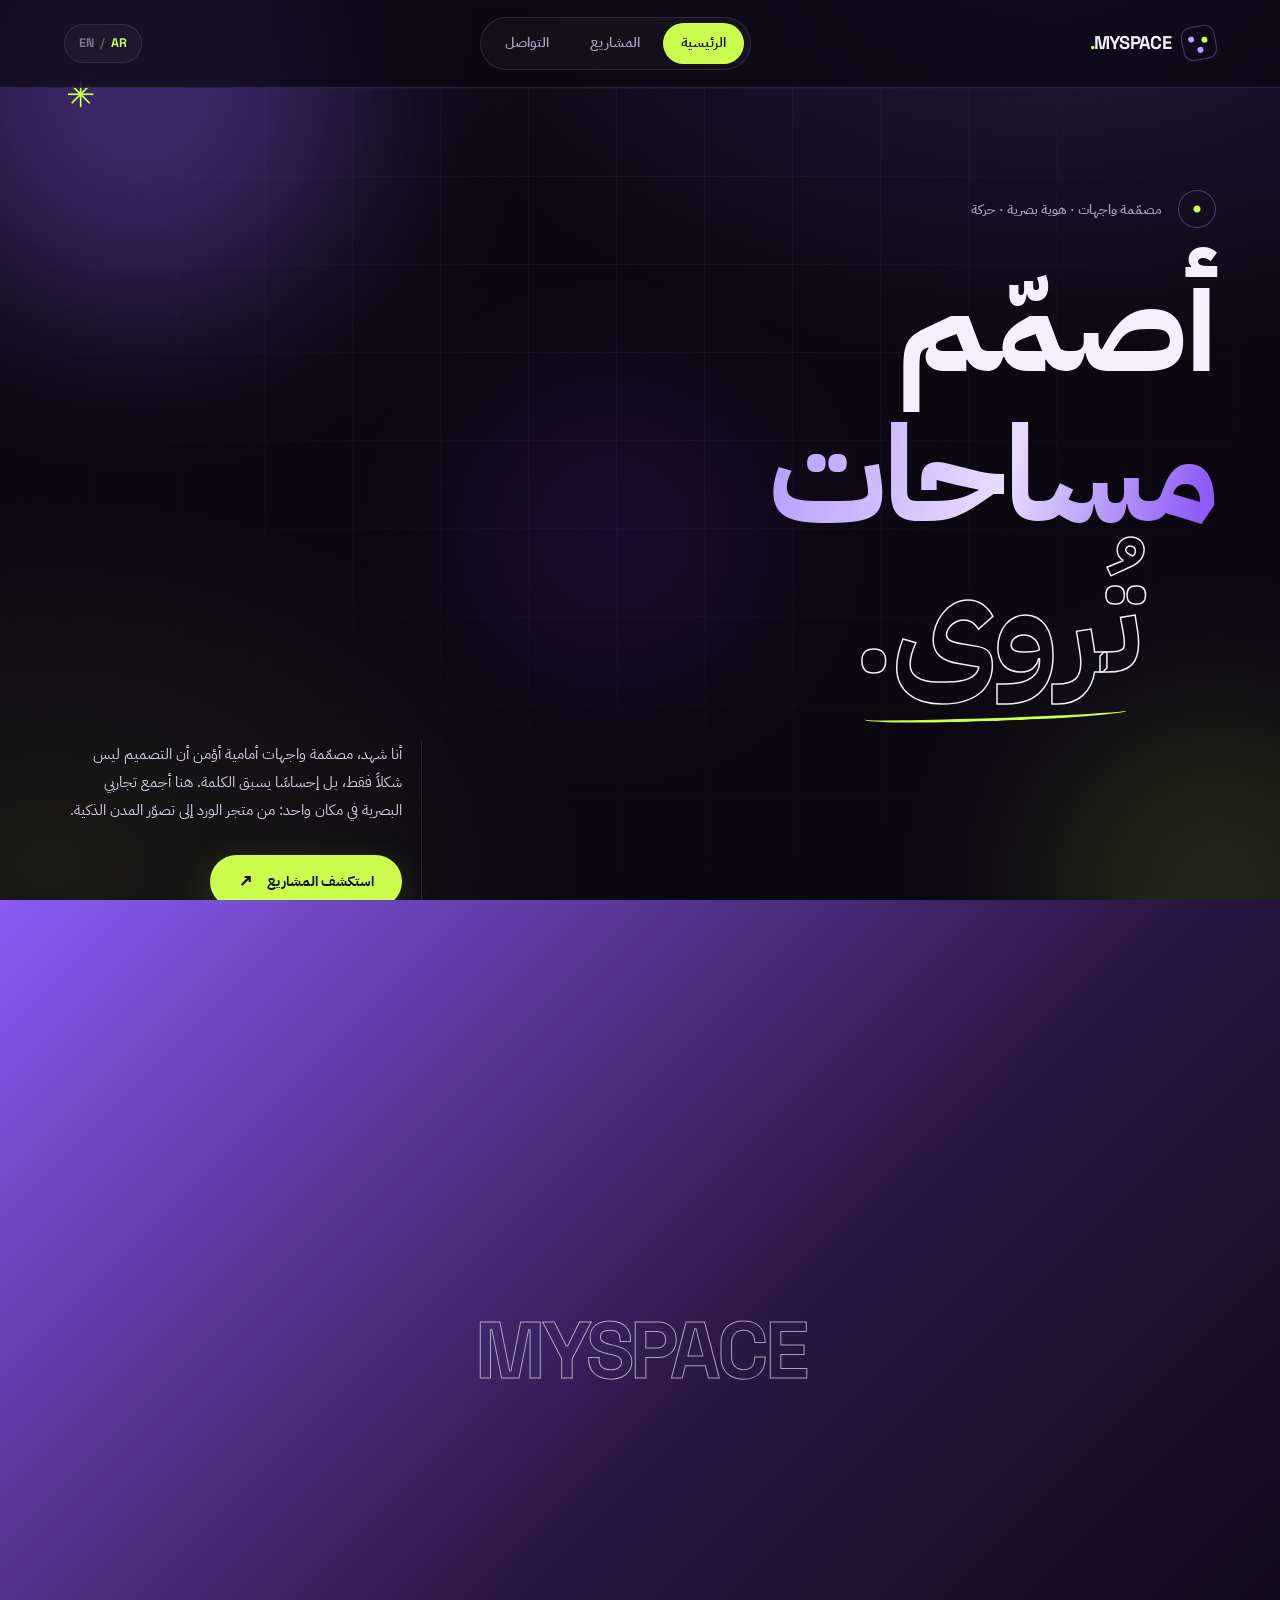
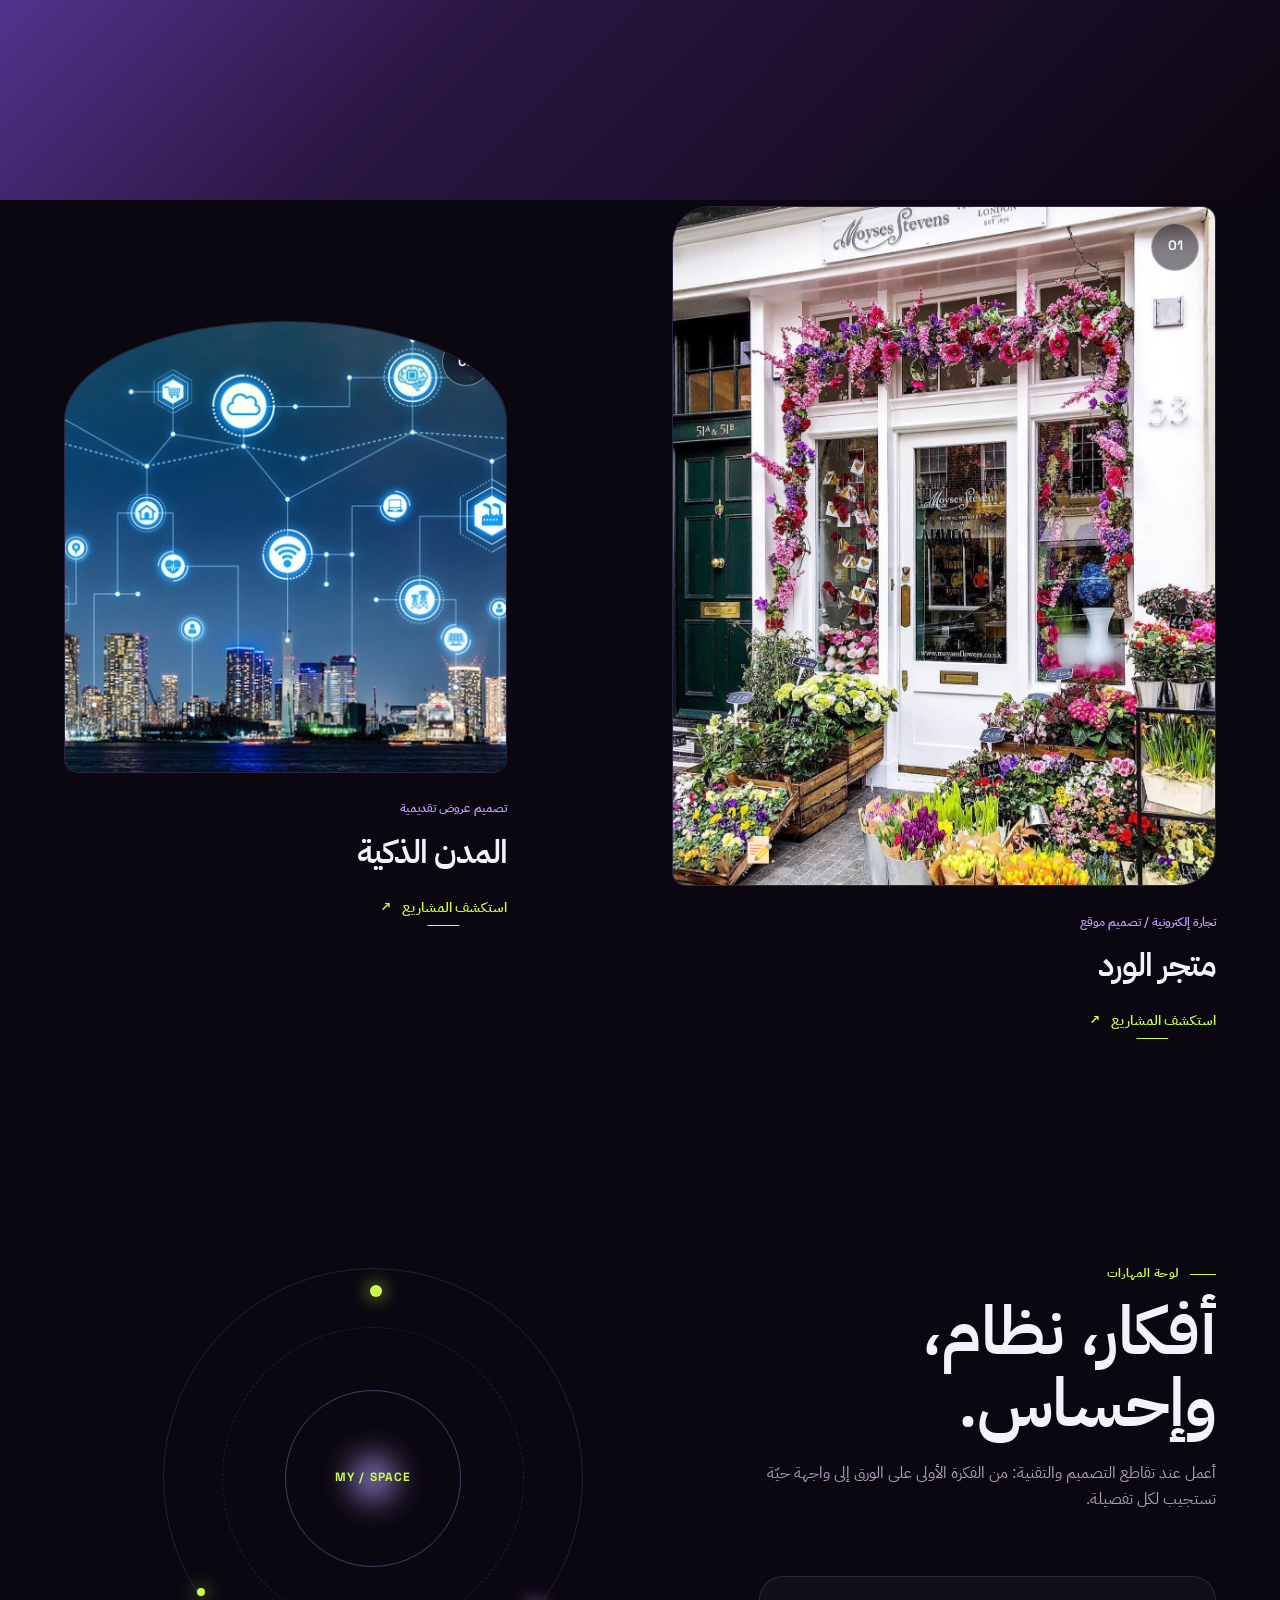
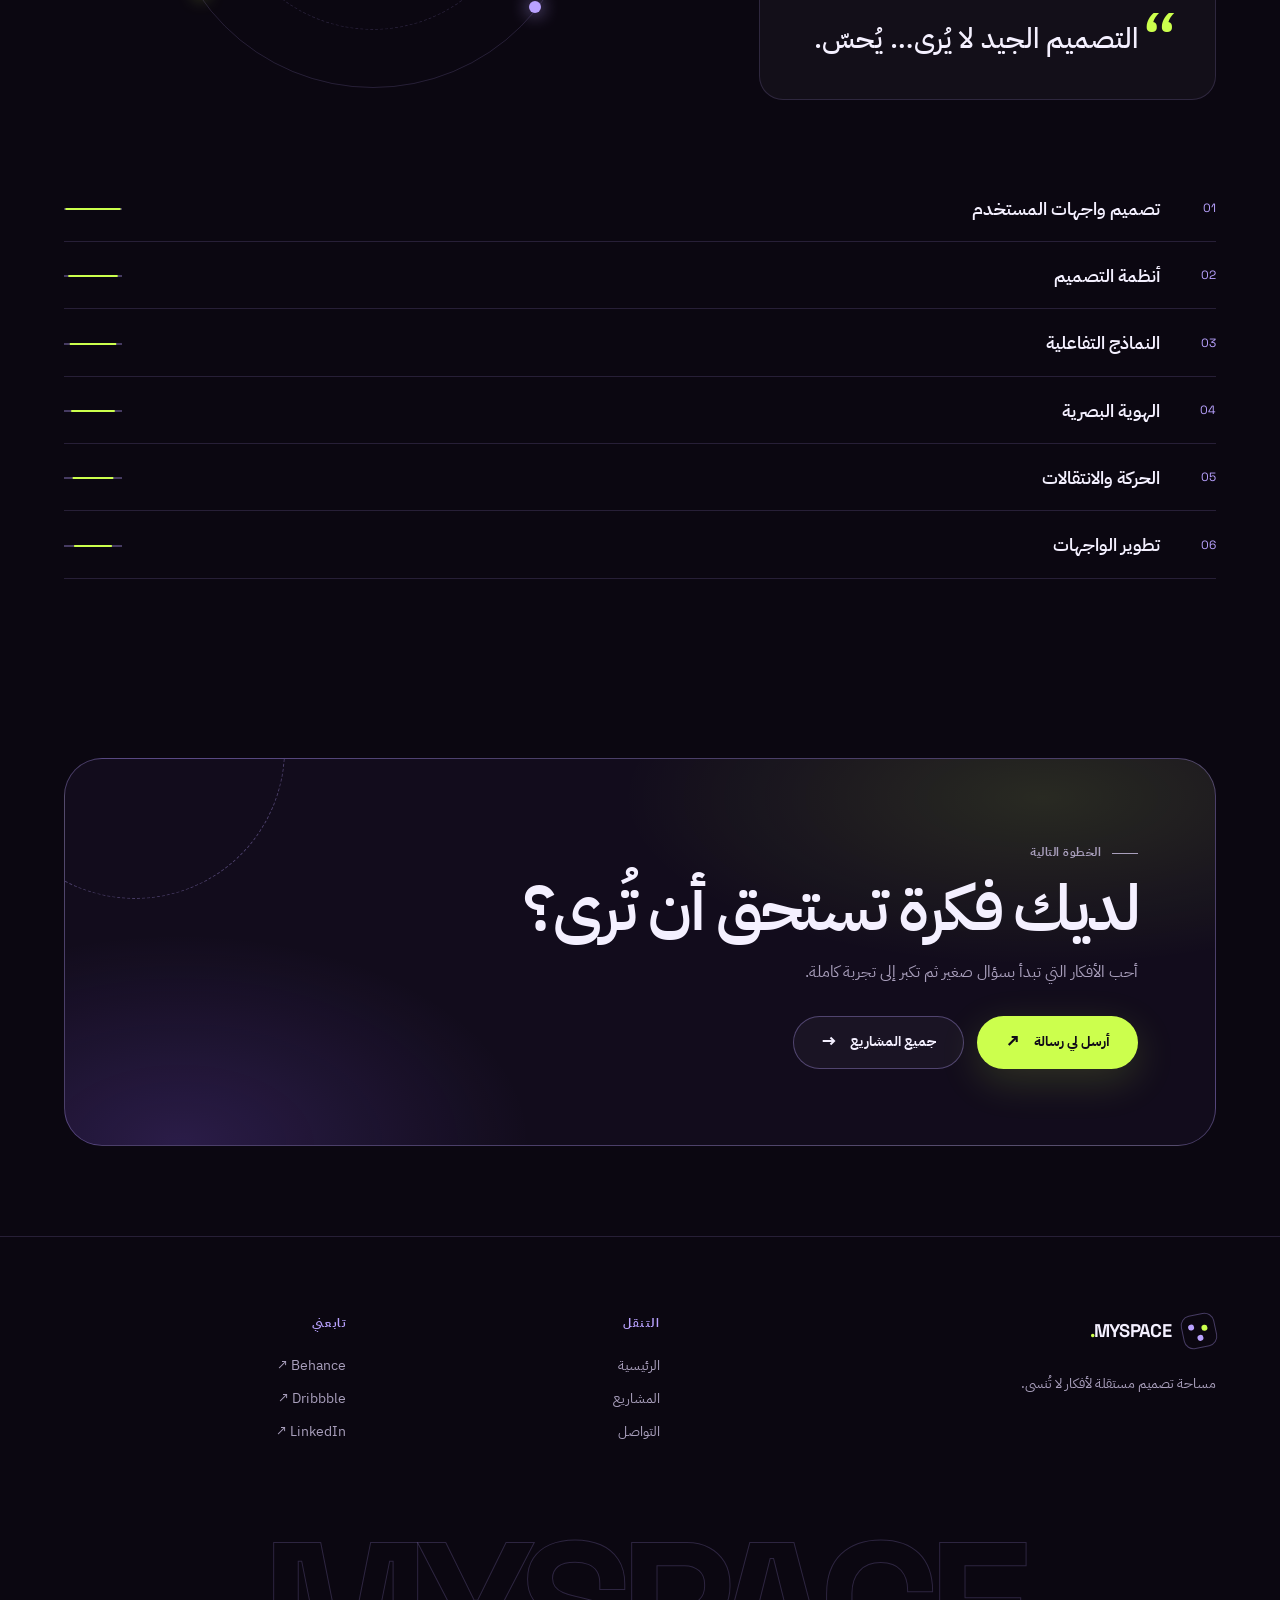
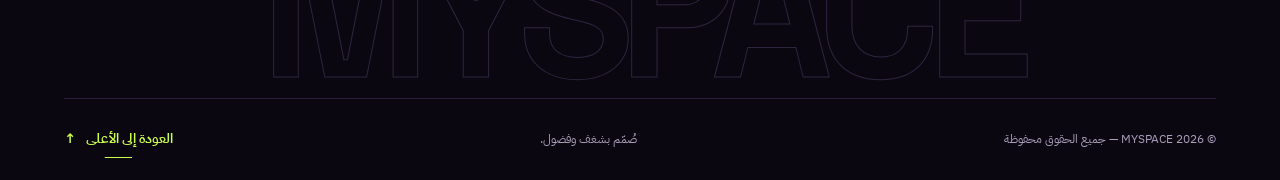
<file: index.html>
<!doctype html>
<html lang="ar" dir="rtl">
<head>
  <meta charset="utf-8">
  <meta name="viewport" content="width=device-width, initial-scale=1">
  <title>MYSPACE — معرض شهد البصري</title>
  <meta name="description" content="معرض أعمالي: تصميم واجهات، متجر الورد، وعروض المدن الذكية. مساحة إبداعية لشهد.">
  <meta name="theme-color" content="#0b0711">
  <meta property="og:type" content="website">
  <meta property="og:title" content="MYSPACE — معرض شهد البصري">
  <meta property="og:description" content="معرض أعمالي: تصميم واجهات، متجر الورد، وعروض المدن الذكية.">
  <link rel="preconnect" href="https://fonts.googleapis.com">
  <link rel="preconnect" href="https://fonts.gstatic.com" crossorigin>
  <link href="https://fonts.googleapis.com/css2?family=IBM+Plex+Sans+Arabic:wght@300;400;500;600;700&family=Space+Grotesk:wght@400;500;600;700&display=swap" rel="stylesheet">
  <link rel="stylesheet" href="assets/css/style.css">
  <script type="application/ld+json">
    {"@context":"https://schema.org","@type":"Person","name":"Shahad","jobTitle":"Frontend Designer","url":"./index.html","knowsAbout":["UI Design","Design Systems","Presentation Design","Front-end Development"]}
  </script>
  <script src="assets/js/main.js" defer></script>
</head>
<body data-page="home">

  <a class="skip-link" href="#main" data-i18n="a11y.skip">تخطَّ إلى المحتوى</a>

  <div class="ambient" aria-hidden="true">
    <span class="orb orb--violet"></span>
    <span class="orb orb--lime"></span>
    <span class="orb orb--rose"></span>
  </div>
  <div class="cursor-glow" aria-hidden="true"></div>
  <div class="scroll-progress" aria-hidden="true"><i></i></div>
  <div class="page-curtain" aria-hidden="true"><span>MYSPACE</span></div>

  <header class="site-header">
    <div class="shell header-inner">
      <a class="brand" href="index.html" aria-label="MYSPACE — Home">
        <span class="brand-mark" aria-hidden="true"><i></i><i></i><i></i></span>
        <span class="brand-word">MYSPACE<span class="dot">.</span></span>
      </a>

      <nav class="nav" id="primary-nav" data-i18n-attr="aria-label:nav.label" aria-label="التنقل الرئيسي">
        <a href="index.html" data-i18n="nav.home" aria-current="page">الرئيسية</a>
        <a href="projects.html" data-i18n="nav.projects">المشاريع</a>
        <a href="contact.html" data-i18n="nav.contact">التواصل</a>
      </nav>

      <div class="header-actions">
        <button class="lang-toggle" id="langToggle" type="button" data-i18n-attr="aria-label:lang.label" aria-label="تبديل اللغة بين العربية والإنجليزية" aria-pressed="false">
          <span class="lang-opt is-active" data-lang="ar" aria-current="true">AR</span>
          <span class="lang-sep" aria-hidden="true">/</span>
          <span class="lang-opt" data-lang="en">EN</span>
        </button>
        <button class="nav-toggle" id="navToggle" type="button" data-i18n-attr="aria-label:menu.open" aria-label="فتح القائمة" aria-expanded="false" aria-controls="primary-nav">
          <span></span><span></span>
        </button>
      </div>
    </div>
  </header>

  <main id="main">

    <!-- HERO -->
    <section class="hero" aria-labelledby="hero-title">
      <div class="shell">
        <div class="hero-grid">
          <p class="hero-kicker reveal" data-i18n="home.kicker">مصمّمة واجهات · هوية بصرية · حركة</p>

          <h1 class="hero-title reveal" id="hero-title">
            <span class="line"><span data-i18n="home.title1">أصمّم</span></span>
            <span class="line line--violet" data-i18n="home.title2">مساحات</span>
            <span class="line line--outline"><span data-i18n="home.title3">تُروى.</span><i class="scribble" aria-hidden="true"></i></span>
          </h1>

          <div class="stamp" aria-hidden="true">
            <svg viewBox="0 0 140 140">
              <defs><path id="circlePath" d="M70,70 m-52,0 a52,52 0 1,1 104,0 a52,52 0 1,1 -104,0"></path></defs>
              <text><textPath href="#circlePath">CREATIVE PORTFOLIO · 2026 · MYSPACE · </textPath></text>
            </svg>
            <span class="stamp-core">✳</span>
          </div>

          <div class="hero-aside reveal" data-delay="1">
            <p class="hero-intro" data-i18n="home.intro">أنا شهد، مصمّمة واجهات أمامية أؤمن أن التصميم ليس شكلاً فقط، بل إحساسًا يسبق الكلمة. هنا أجمع تجاربي البصرية في مكان واحد: من متجر الورد إلى تصوّر المدن الذكية.</p>
            <div class="hero-actions">
              <a class="btn btn--lime" href="projects.html">
                <span data-i18n="common.explore">استكشف المشاريع</span>
                <span class="btn-arrow" aria-hidden="true">↗</span>
              </a>
              <a class="btn btn--ghost" href="contact.html">
                <span data-i18n="common.sayHello">تواصل معي</span>
                <span class="btn-arrow" aria-hidden="true">→</span>
              </a>
            </div>
          </div>

          <div class="hero-stats reveal" data-delay="2">
            <div class="stat"><b>02</b><span data-i18n="home.stat1">مشروعان مميزان</span></div>
            <div class="stat"><b>AR / EN</b><span data-i18n="home.stat2">لغتان، رؤية واحدة</span></div>
            <div class="stat"><b>∞</b><span data-i18n="home.stat3">فضول بلا حدود</span></div>
          </div>
        </div>
      </div>
      <div class="scroll-cue" aria-hidden="true"><i></i><span data-i18n="common.scroll">مرّر للاكتشاف</span></div>
    </section>

    <div class="marquee-clip">
      <div class="marquee" aria-hidden="true">
        <div class="marquee-track">
          <span>DESIGN</span><b>✦</b><span>MOTION</span><b>✦</b><span>SYSTEMS</span><b>✦</b><span>IDENTITY</span><b>✦</b>
          <span>DESIGN</span><b>✦</b><span>MOTION</span><b>✦</b><span>SYSTEMS</span><b>✦</b><span>IDENTITY</span><b>✦</b>
        </div>
      </div>
    </div>

    <!-- FEATURED WORK -->
    <section class="section featured" id="work" aria-labelledby="featured-title">
      <div class="shell">
        <div class="section-head reveal">
          <p class="eyebrow" data-i18n="home.featured.kicker">مختارات من الأرشيف</p>
          <h2 class="section-title" id="featured-title" data-i18n="home.featured.title">عملان، حكايتان.</h2>
          <a class="text-link" href="projects.html">
            <span data-i18n="common.viewAll">جميع المشاريع</span>
            <span class="arrow" aria-hidden="true">↗</span>
          </a>
        </div>
        <p class="reveal" style="max-width:52ch;color:var(--muted);margin-block-end:3rem" data-i18n="home.featured.text">كل مشروع بدأ بسؤال مختلف، وانتهى بتجربة بصرية لها شخصيتها.</p>

        <div class="featured-grid">
          <article class="feature feature--a reveal">
            <a class="feature-media" href="projects.html#flower" data-i18n-attr="aria-label:projects.p1.name" aria-label="متجر الورد">
              <img src="./صوره الاول.jpg" data-i18n-attr="alt:projects.p1.alt" alt="لقطة من تصميم موقع متجر الورد" loading="lazy" decoding="async">
              <span class="media-index" aria-hidden="true">01</span>
              <span class="media-zoom" aria-hidden="true">↗</span>
            </a>
            <div class="feature-body">
              <p class="feature-cat" data-i18n="home.f1.cat">تجارة إلكترونية / تصميم موقع</p>
              <h3 data-i18n="home.f1.title">متجر الورد</h3>
              <a class="text-link" href="projects.html#flower"><span data-i18n="common.explore">استكشف المشاريع</span><span class="arrow" aria-hidden="true">↗</span></a>
            </div>
          </article>

          <article class="feature feature--b reveal" data-delay="1">
            <a class="feature-media" href="projects.html#smart" data-i18n-attr="aria-label:projects.p2.name" aria-label="المدن الذكية">
              <img src="./1630321545530.jfif" data-i18n-attr="alt:projects.p2.alt" alt="صورة من عرض المدن الذكية التقديمي" loading="lazy" decoding="async">
              <span class="media-index" aria-hidden="true">02</span>
              <span class="media-zoom" aria-hidden="true">↗</span>
            </a>
            <div class="feature-body">
              <p class="feature-cat" data-i18n="home.f2.cat">تصميم عروض تقديمية</p>
              <h3 data-i18n="home.f2.title">المدن الذكية</h3>
              <a class="text-link" href="projects.html#smart"><span data-i18n="common.explore">استكشف المشاريع</span><span class="arrow" aria-hidden="true">↗</span></a>
            </div>
          </article>
        </div>
      </div>
    </section>

    <!-- SKILLS -->
    <section class="section section--tight" aria-labelledby="skills-title">
      <div class="shell">
        <div class="skills-layout">
          <div class="skills-copy reveal">
            <p class="eyebrow" data-i18n="home.skills.kicker">لوحة المهارات</p>
            <h2 class="section-title" id="skills-title" data-i18n="home.skills.title">أفكار، نظام، وإحساس.</h2>
            <p data-i18n="home.skills.text">أعمل عند تقاطع التصميم والتقنية: من الفكرة الأولى على الورق إلى واجهة حيّة تستجيب لكل تفصيلة.</p>
            <blockquote class="quote" data-i18n="home.quote">التصميم الجيد لا يُرى… يُحسّ.</blockquote>
          </div>

          <div class="reveal" data-delay="1">
            <div class="orbit" aria-hidden="true">
              <i></i><i></i><i></i>
              <span class="orbit-core">MY / SPACE</span>
              <span class="orbit-dot orbit-dot--1"></span>
              <span class="orbit-dot orbit-dot--2"></span>
              <span class="orbit-dot orbit-dot--3"></span>
            </div>
          </div>

          <div class="skill-list reveal" data-delay="2" style="grid-column:1/-1">
            <div class="skill-row" style="--level:.95"><small>01</small><span data-i18n="skill.1">تصميم واجهات المستخدم</span><i aria-hidden="true"></i></div>
            <div class="skill-row" style="--level:.85"><small>02</small><span data-i18n="skill.2">أنظمة التصميم</span><i aria-hidden="true"></i></div>
            <div class="skill-row" style="--level:.8"><small>03</small><span data-i18n="skill.3">النماذج التفاعلية</span><i aria-hidden="true"></i></div>
            <div class="skill-row" style="--level:.75"><small>04</small><span data-i18n="skill.4">الهوية البصرية</span><i aria-hidden="true"></i></div>
            <div class="skill-row" style="--level:.7"><small>05</small><span data-i18n="skill.5">الحركة والانتقالات</span><i aria-hidden="true"></i></div>
            <div class="skill-row" style="--level:.65"><small>06</small><span data-i18n="skill.6">تطوير الواجهات</span><i aria-hidden="true"></i></div>
          </div>
        </div>
      </div>
    </section>

    <!-- CTA BAND -->
    <section class="section section--tight" aria-label="Call to action">
      <div class="shell">
        <div class="cta-band reveal">
          <p class="eyebrow" data-i18n="home.ctaband.kicker">الخطوة التالية</p>
          <h2 data-i18n="home.ctaband.title">لديك فكرة تستحق أن تُرى؟</h2>
          <p data-i18n="home.ctaband.text">أحب الأفكار التي تبدأ بسؤال صغير ثم تكبر إلى تجربة كاملة.</p>
          <div class="hero-actions">
            <a class="btn btn--lime" href="contact.html"><span data-i18n="contact.mailBtn">أرسل لي رسالة</span><span class="btn-arrow" aria-hidden="true">↗</span></a>
            <a class="btn btn--ghost" href="projects.html"><span data-i18n="common.viewAll">جميع المشاريع</span><span class="btn-arrow" aria-hidden="true">→</span></a>
          </div>
        </div>
      </div>
    </section>
  </main>

  <footer class="site-footer">
    <div class="shell">
      <div class="footer-top">
        <div class="footer-brand">
          <a class="brand" href="index.html" aria-label="MYSPACE — Home">
            <span class="brand-mark" aria-hidden="true"><i></i><i></i><i></i></span>
            <span class="brand-word">MYSPACE<span class="dot">.</span></span>
          </a>
          <p data-i18n="footer.tagline">مساحة تصميم مستقلة لأفكار لا تُنسى.</p>
        </div>
        <div class="footer-col">
          <h3 data-i18n="footer.navigation">التنقل</h3>
          <a href="index.html" data-i18n="nav.home">الرئيسية</a>
          <a href="projects.html" data-i18n="nav.projects">المشاريع</a>
          <a href="contact.html" data-i18n="nav.contact">التواصل</a>
        </div>
        <div class="footer-col">
          <h3 data-i18n="footer.social">تابعني</h3>
          <a href="https://www.behance.net/" data-social="behance" target="_blank" rel="noopener noreferrer">Behance ↗</a>
          <a href="https://dribbble.com/" data-social="dribbble" target="_blank" rel="noopener noreferrer">Dribbble ↗</a>
          <a href="https://www.linkedin.com/" data-social="linkedin" target="_blank" rel="noopener noreferrer">LinkedIn ↗</a>
        </div>
      </div>
      <div class="footer-word" aria-hidden="true">MYSPACE</div>
      <div class="footer-bottom">
        <span>© <span data-year>2026</span> MYSPACE — <span data-i18n="footer.rights">جميع الحقوق محفوظة</span></span>
        <span data-i18n="footer.made">صُمّم بشغف وفضول.</span>
        <a href="#main" class="text-link"><span data-i18n="common.backTop">العودة إلى الأعلى</span><span aria-hidden="true">↑</span></a>
      </div>
    </div>
  </footer>

  <div class="lightbox" id="lightbox" role="dialog" aria-modal="true" aria-labelledby="lightboxCap" hidden>
    <button class="lightbox-close" id="lightboxClose" type="button" data-i18n-attr="aria-label:common.close" aria-label="إغلاق">×</button>
    <figure>
      <img id="lightboxImg" alt="">
      <figcaption id="lightboxCap"></figcaption>
      <p class="lightbox-hint" data-i18n="common.lightboxHint">اضغط ESC للإغلاق</p>
    </figure>
  </div>
  <div class="toast" id="toast" role="status" aria-live="polite"></div>

</body>
</html>
</file>
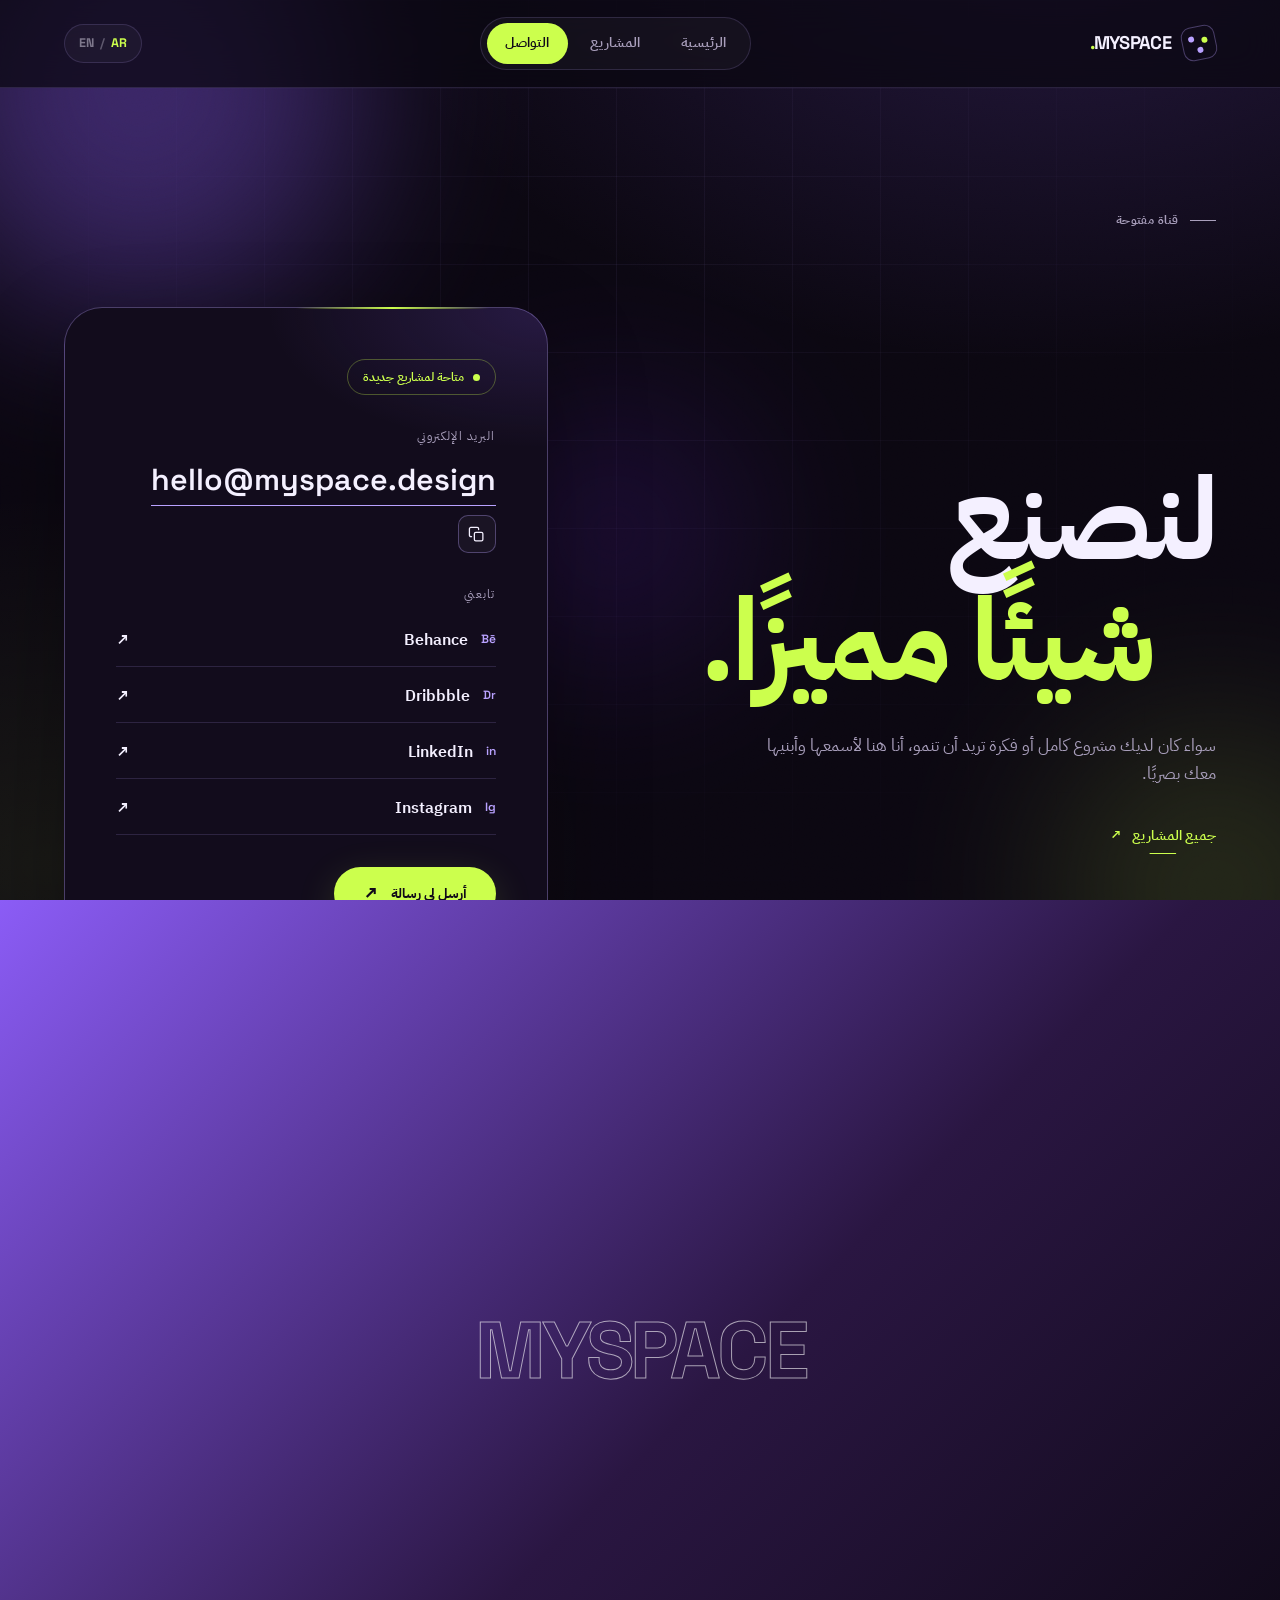
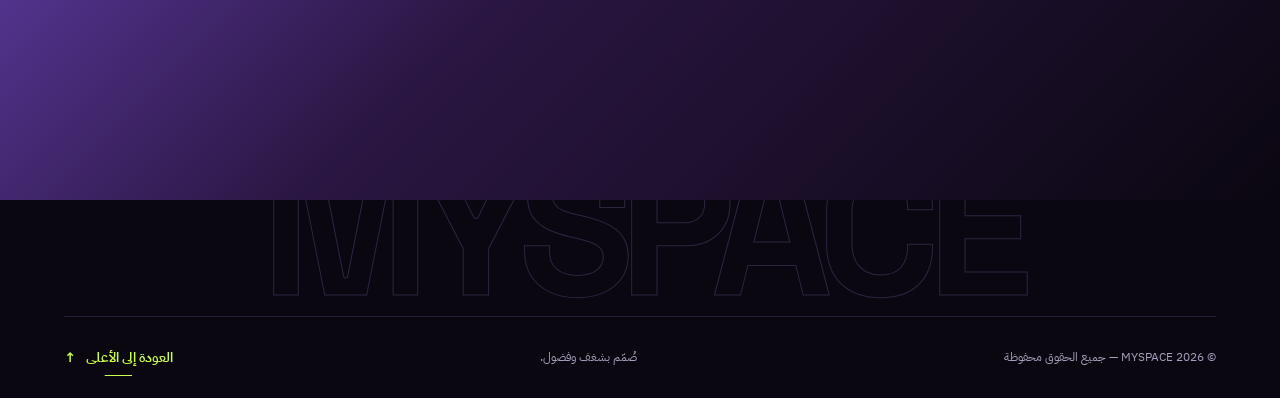
<file: contact.html>
<!doctype html>
<html lang="ar" dir="rtl">
<head>
  <meta charset="utf-8">
  <meta name="viewport" content="width=device-width, initial-scale=1">
  <title>التواصل — MYSPACE</title>
  <meta name="description" content="تواصل مع شهد لمشاريع التصميم والهوية البصرية والعروض التقديمية.">
  <meta name="theme-color" content="#0b0711">
  <meta property="og:type" content="website">
  <meta property="og:title" content="التواصل — MYSPACE">
  <meta property="og:description" content="تواصل مع شهد لمشاريع التصميم والعروض التقديمية.">
  <link rel="preconnect" href="https://fonts.googleapis.com">
  <link rel="preconnect" href="https://fonts.gstatic.com" crossorigin>
  <link href="https://fonts.googleapis.com/css2?family=IBM+Plex+Sans+Arabic:wght@300;400;500;600;700&family=Space+Grotesk:wght@400;500;600;700&display=swap" rel="stylesheet">
  <link rel="stylesheet" href="assets/css/style.css">
  <script type="application/ld+json">
    {"@context":"https://schema.org","@type":"ContactPage","name":"Contact Shahad","email":"hello@myspace.design"}
  </script>
  <script src="assets/js/main.js" defer></script>
</head>
<body data-page="contact">

  <a class="skip-link" href="#main" data-i18n="a11y.skip">تخطَّ إلى المحتوى</a>

  <div class="ambient" aria-hidden="true">
    <span class="orb orb--violet"></span>
    <span class="orb orb--lime"></span>
    <span class="orb orb--rose"></span>
  </div>
  <div class="cursor-glow" aria-hidden="true"></div>
  <div class="scroll-progress" aria-hidden="true"><i></i></div>
  <div class="page-curtain" aria-hidden="true"><span>MYSPACE</span></div>

  <header class="site-header">
    <div class="shell header-inner">
      <a class="brand" href="index.html" aria-label="MYSPACE — Home">
        <span class="brand-mark" aria-hidden="true"><i></i><i></i><i></i></span>
        <span class="brand-word">MYSPACE<span class="dot">.</span></span>
      </a>

      <nav class="nav" id="primary-nav" data-i18n-attr="aria-label:nav.label" aria-label="التنقل الرئيسي">
        <a href="index.html" data-i18n="nav.home">الرئيسية</a>
        <a href="projects.html" data-i18n="nav.projects">المشاريع</a>
        <a href="contact.html" data-i18n="nav.contact" aria-current="page">التواصل</a>
      </nav>

      <div class="header-actions">
        <button class="lang-toggle" id="langToggle" type="button" data-i18n-attr="aria-label:lang.label" aria-label="تبديل اللغة بين العربية والإنجليزية" aria-pressed="false">
          <span class="lang-opt is-active" data-lang="ar" aria-current="true">AR</span>
          <span class="lang-sep" aria-hidden="true">/</span>
          <span class="lang-opt" data-lang="en">EN</span>
        </button>
        <button class="nav-toggle" id="navToggle" type="button" data-i18n-attr="aria-label:menu.open" aria-label="فتح القائمة" aria-expanded="false" aria-controls="primary-nav">
          <span></span><span></span>
        </button>
      </div>
    </div>
  </header>

  <main id="main">
    <section class="page-hero" aria-labelledby="contact-title">
      <div class="shell">
        <p class="eyebrow reveal" data-i18n="contact.kicker">قناة مفتوحة</p>
      </div>
    </section>

    <section class="shell" aria-label="Contact details">
      <div class="contact-layout" style="padding-block-end:clamp(4rem,8vw,7rem)">
        <div class="contact-copy reveal">
          <h1 class="page-title" id="contact-title">
            <span data-i18n="contact.title1">لنصنع</span>
            <span data-i18n="contact.title2">شيئًا مميزًا.</span>
          </h1>
          <p class="contact-intro" data-i18n="contact.intro">سواء كان لديك مشروع كامل أو فكرة تريد أن تنمو، أنا هنا لأسمعها وأبنيها معك بصريًا.</p>
          <div class="hero-actions">
            <a class="text-link" href="projects.html"><span data-i18n="common.viewAll">جميع المشاريع</span><span class="arrow" aria-hidden="true">↗</span></a>
          </div>
        </div>

        <div class="contact-card reveal" data-delay="1">
          <span class="status"><i aria-hidden="true"></i><span data-i18n="common.available">متاحة لمشاريع جديدة</span></span>

          <span class="contact-label" data-i18n="contact.emailLabel">البريد الإلكتروني</span>
          <div class="email-row">
            <a class="email-link" href="mailto:hello@myspace.design" data-email="text">hello@myspace.design</a>
            <button class="copy-btn" id="copyEmail" type="button" data-i18n-attr="aria-label:common.copy" aria-label="نسخ البريد الإلكتروني" title="Copy">
              <svg width="17" height="17" viewBox="0 0 24 24" fill="none" stroke="currentColor" stroke-width="1.8" stroke-linecap="round" stroke-linejoin="round" aria-hidden="true">
                <rect x="9" y="9" width="12" height="12" rx="2"></rect>
                <path d="M5 15H4a2 2 0 0 1-2-2V4a2 2 0 0 1 2-2h9a2 2 0 0 1 2 2v1"></path>
              </svg>
            </button>
          </div>

          <span class="contact-label" data-i18n="contact.socialLabel">تابعني</span>
          <div class="social-list">
            <a class="social-link" href="https://www.behance.net/" data-social="behance" target="_blank" rel="noopener noreferrer">
              <span><span class="social-icon" aria-hidden="true">Bē</span><span data-i18n="contact.behance">Behance</span></span><span class="arrow" aria-hidden="true">↗</span>
            </a>
            <a class="social-link" href="https://dribbble.com/" data-social="dribbble" target="_blank" rel="noopener noreferrer">
              <span><span class="social-icon" aria-hidden="true">Dr</span><span data-i18n="contact.dribbble">Dribbble</span></span><span class="arrow" aria-hidden="true">↗</span>
            </a>
            <a class="social-link" href="https://www.linkedin.com/" data-social="linkedin" target="_blank" rel="noopener noreferrer">
              <span><span class="social-icon" aria-hidden="true">in</span><span data-i18n="contact.linkedin">LinkedIn</span></span><span class="arrow" aria-hidden="true">↗</span>
            </a>
            <a class="social-link" href="https://www.instagram.com/" data-social="instagram" target="_blank" rel="noopener noreferrer">
              <span><span class="social-icon" aria-hidden="true">Ig</span><span data-i18n="contact.instagram">Instagram</span></span><span class="arrow" aria-hidden="true">↗</span>
            </a>
          </div>

          <div class="contact-actions">
            <a class="btn btn--lime" href="mailto:hello@myspace.design" data-email="button">
              <span data-i18n="contact.mailBtn">أرسل لي رسالة</span>
              <span class="btn-arrow" aria-hidden="true">↗</span>
            </a>
          </div>
          <p class="contact-note" data-i18n="contact.note">أرد عادة خلال يوم واحد.</p>
        </div>
      </div>
    </section>

    <div class="big-hello" aria-hidden="true" data-i18n="contact.big">قل مرحبًا</div>
  </main>

  <footer class="site-footer">
    <div class="shell">
      <div class="footer-top">
        <div class="footer-brand">
          <a class="brand" href="index.html" aria-label="MYSPACE — Home">
            <span class="brand-mark" aria-hidden="true"><i></i><i></i><i></i></span>
            <span class="brand-word">MYSPACE<span class="dot">.</span></span>
          </a>
          <p data-i18n="footer.tagline">مساحة تصميم مستقلة لأفكار لا تُنسى.</p>
        </div>
        <div class="footer-col">
          <h3 data-i18n="footer.navigation">التنقل</h3>
          <a href="index.html" data-i18n="nav.home">الرئيسية</a>
          <a href="projects.html" data-i18n="nav.projects">المشاريع</a>
          <a href="contact.html" data-i18n="nav.contact">التواصل</a>
        </div>
        <div class="footer-col">
          <h3 data-i18n="footer.social">تابعني</h3>
          <a href="https://www.behance.net/" data-social="behance" target="_blank" rel="noopener noreferrer">Behance ↗</a>
          <a href="https://dribbble.com/" data-social="dribbble" target="_blank" rel="noopener noreferrer">Dribbble ↗</a>
          <a href="https://www.linkedin.com/" data-social="linkedin" target="_blank" rel="noopener noreferrer">LinkedIn ↗</a>
        </div>
      </div>
      <div class="footer-word" aria-hidden="true">MYSPACE</div>
      <div class="footer-bottom">
        <span>© <span data-year>2026</span> MYSPACE — <span data-i18n="footer.rights">جميع الحقوق محفوظة</span></span>
        <span data-i18n="footer.made">صُمّم بشغف وفضول.</span>
        <a href="#main" class="text-link"><span data-i18n="common.backTop">العودة إلى الأعلى</span><span aria-hidden="true">↑</span></a>
      </div>
    </div>
  </footer>

  <div class="lightbox" id="lightbox" role="dialog" aria-modal="true" aria-labelledby="lightboxCap" hidden>
    <button class="lightbox-close" id="lightboxClose" type="button" data-i18n-attr="aria-label:common.close" aria-label="إغلاق">×</button>
    <figure>
      <img id="lightboxImg" alt="">
      <figcaption id="lightboxCap"></figcaption>
      <p class="lightbox-hint" data-i18n="common.lightboxHint">اضغط ESC للإغلاق</p>
    </figure>
  </div>
  <div class="toast" id="toast" role="status" aria-live="polite"></div>

</body>
</html>
</file>
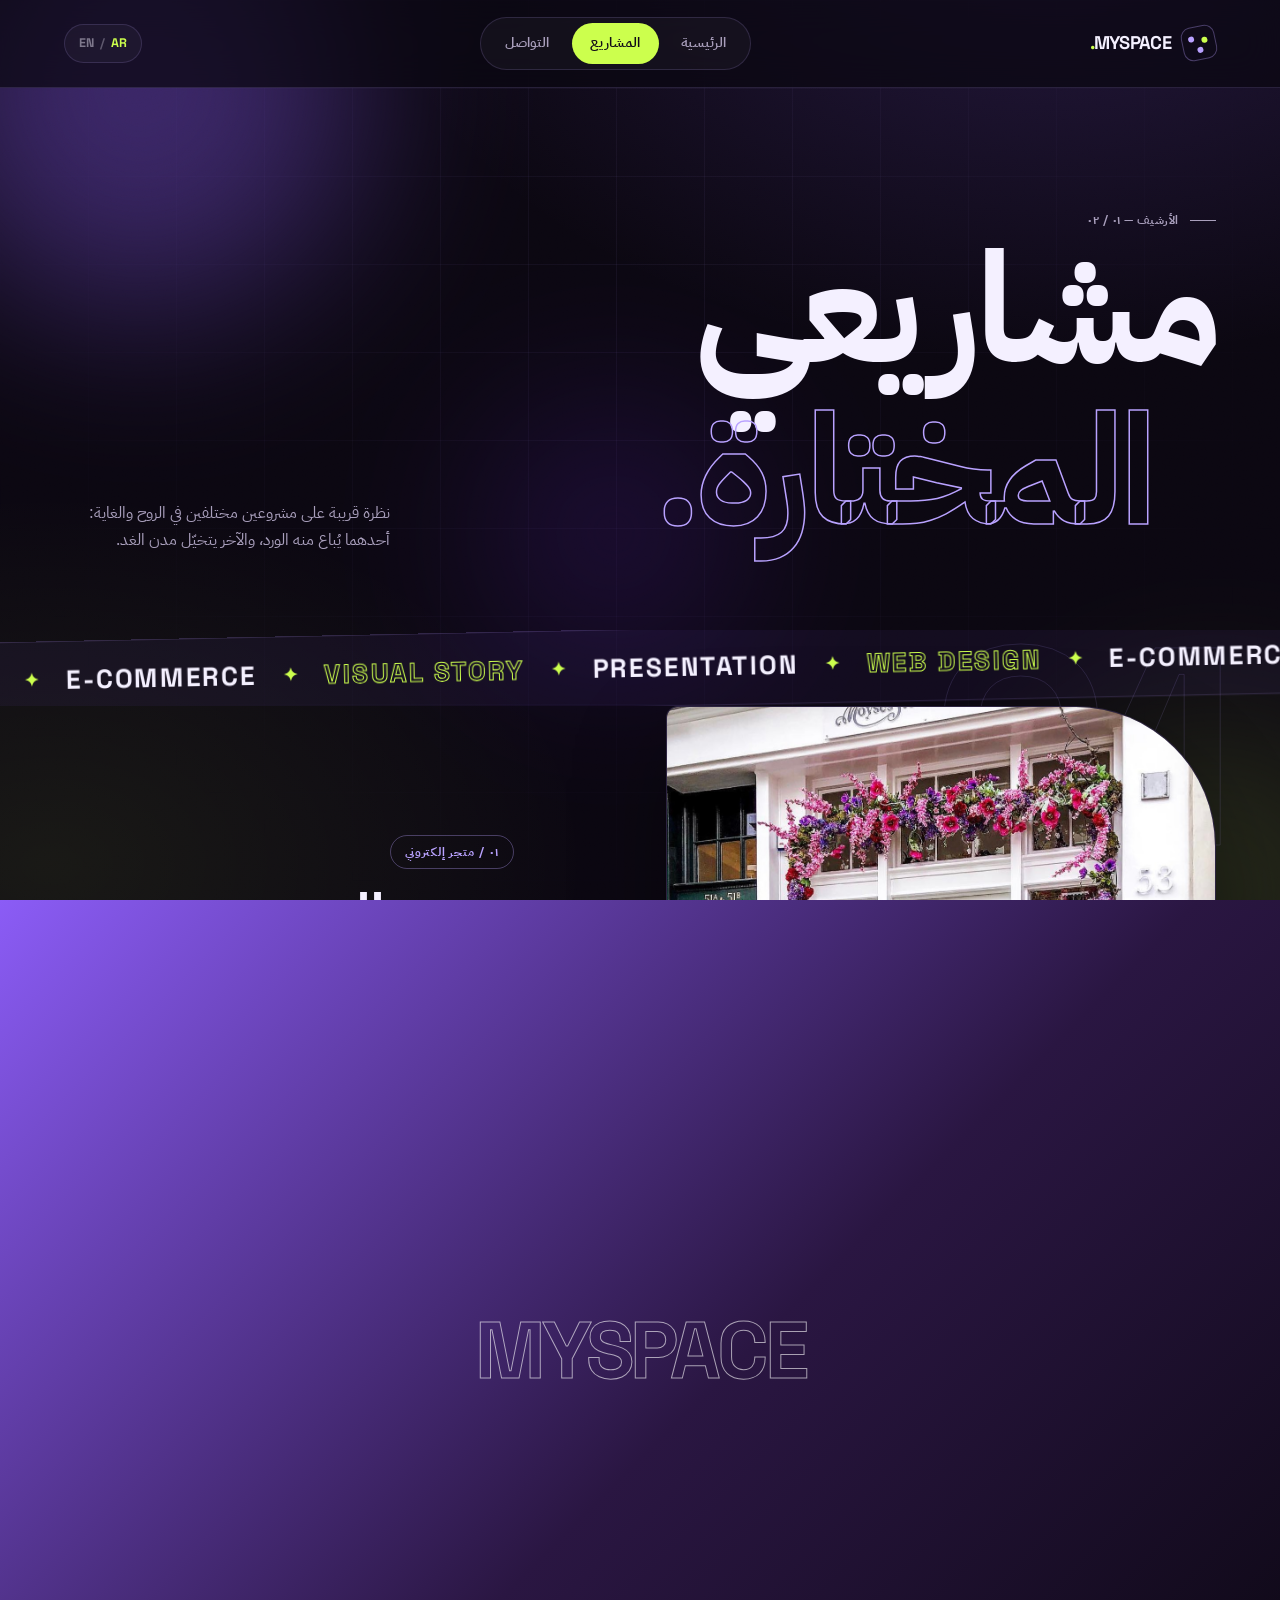
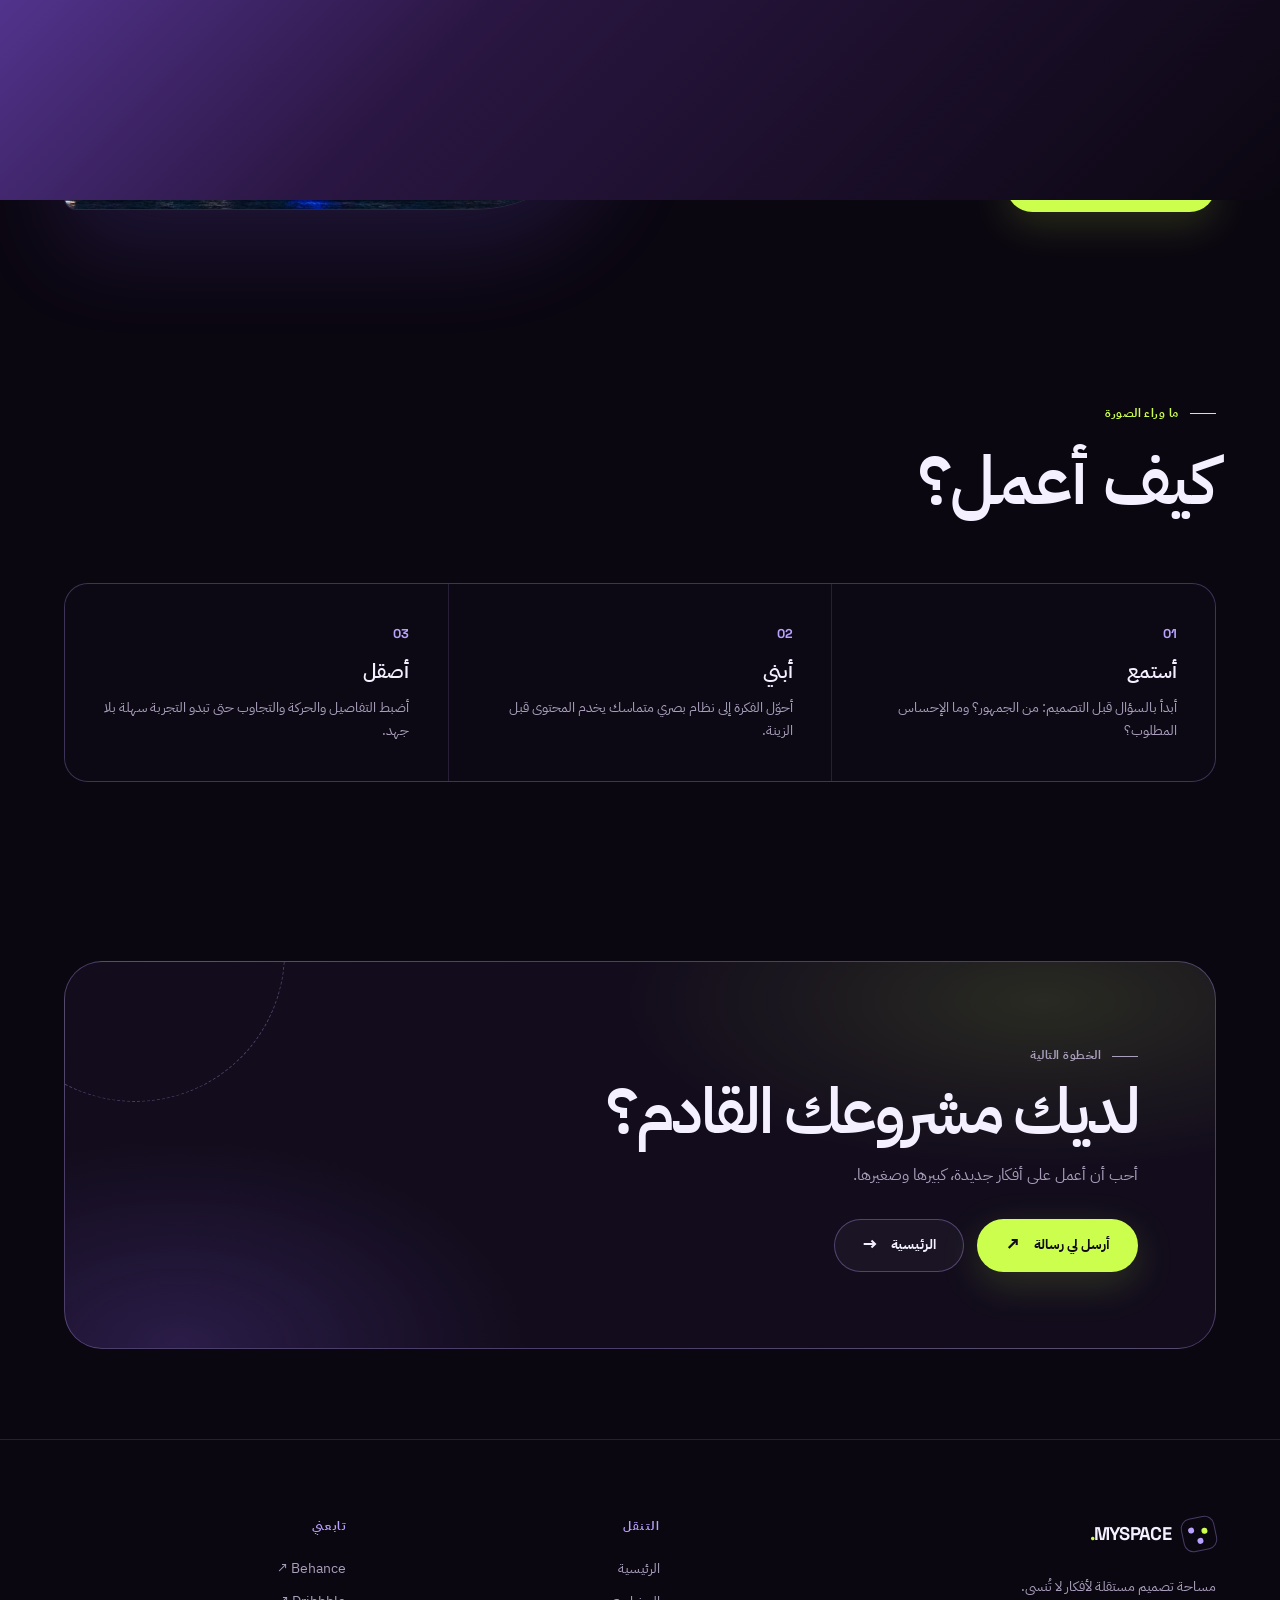
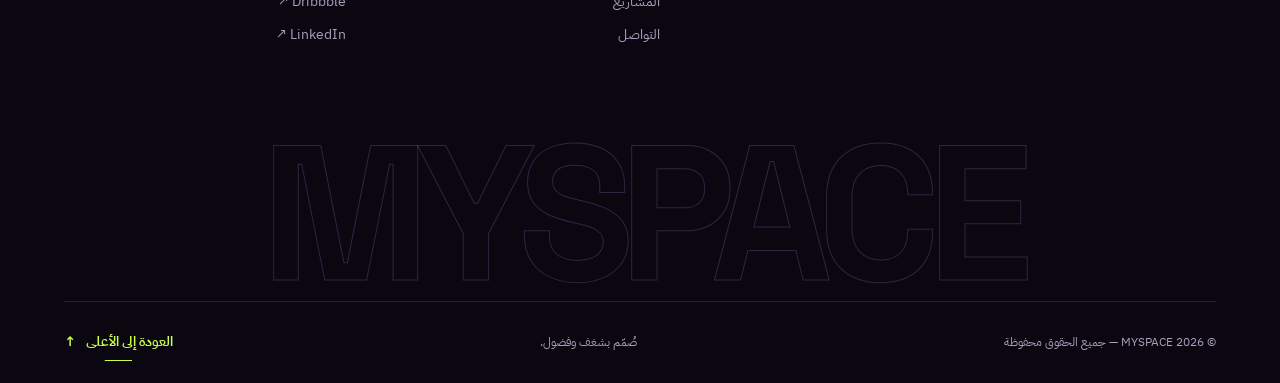
<file: projects.html>
<!doctype html>
<html lang="ar" dir="rtl">
<head>
  <meta charset="utf-8">
  <meta name="viewport" content="width=device-width, initial-scale=1">
  <title>المشاريع — MYSPACE</title>
  <meta name="description" content="استعرض مشاريع شهد: متجر الورد والعرض التقديمي للمدن الذكية.">
  <meta name="theme-color" content="#0b0711">
  <meta property="og:type" content="website">
  <meta property="og:title" content="المشاريع — MYSPACE">
  <meta property="og:description" content="متجر الورد والعرض التقديمي للمدن الذكية.">
  <link rel="preconnect" href="https://fonts.googleapis.com">
  <link rel="preconnect" href="https://fonts.gstatic.com" crossorigin>
  <link href="https://fonts.googleapis.com/css2?family=IBM+Plex+Sans+Arabic:wght@300;400;500;600;700&family=Space+Grotesk:wght@400;500;600;700&display=swap" rel="stylesheet">
  <link rel="stylesheet" href="assets/css/style.css">
  <script type="application/ld+json">
    {"@context":"https://schema.org","@type":"CollectionPage","name":"Selected Projects","creator":{"@type":"Person","name":"Shahad"}}
  </script>
  <script src="assets/js/main.js" defer></script>
</head>
<body data-page="projects">

  <a class="skip-link" href="#main" data-i18n="a11y.skip">تخطَّ إلى المحتوى</a>

  <div class="ambient" aria-hidden="true">
    <span class="orb orb--violet"></span>
    <span class="orb orb--lime"></span>
    <span class="orb orb--rose"></span>
  </div>
  <div class="cursor-glow" aria-hidden="true"></div>
  <div class="scroll-progress" aria-hidden="true"><i></i></div>
  <div class="page-curtain" aria-hidden="true"><span>MYSPACE</span></div>

  <header class="site-header">
    <div class="shell header-inner">
      <a class="brand" href="index.html" aria-label="MYSPACE — Home">
        <span class="brand-mark" aria-hidden="true"><i></i><i></i><i></i></span>
        <span class="brand-word">MYSPACE<span class="dot">.</span></span>
      </a>

      <nav class="nav" id="primary-nav" data-i18n-attr="aria-label:nav.label" aria-label="التنقل الرئيسي">
        <a href="index.html" data-i18n="nav.home">الرئيسية</a>
        <a href="projects.html" data-i18n="nav.projects" aria-current="page">المشاريع</a>
        <a href="contact.html" data-i18n="nav.contact">التواصل</a>
      </nav>

      <div class="header-actions">
        <button class="lang-toggle" id="langToggle" type="button" data-i18n-attr="aria-label:lang.label" aria-label="تبديل اللغة بين العربية والإنجليزية" aria-pressed="false">
          <span class="lang-opt is-active" data-lang="ar" aria-current="true">AR</span>
          <span class="lang-sep" aria-hidden="true">/</span>
          <span class="lang-opt" data-lang="en">EN</span>
        </button>
        <button class="nav-toggle" id="navToggle" type="button" data-i18n-attr="aria-label:menu.open" aria-label="فتح القائمة" aria-expanded="false" aria-controls="primary-nav">
          <span></span><span></span>
        </button>
      </div>
    </div>
  </header>

  <main id="main">

    <!-- PAGE HERO -->
    <section class="page-hero" aria-labelledby="projects-title">
      <div class="shell">
        <div class="page-hero-grid">
          <div class="reveal">
            <p class="eyebrow" data-i18n="projects.kicker">الأرشيف — ٠١ / ٠٢</p>
            <h1 class="page-title" id="projects-title">
              <span data-i18n="projects.title1">مشاريعي</span>
              <span data-i18n="projects.title2">المختارة.</span>
            </h1>
          </div>
          <p class="reveal" data-delay="1" data-i18n="projects.intro">نظرة قريبة على مشروعين مختلفين في الروح والغاية: أحدهما يُباع منه الورد، والآخر يتخيّل مدن الغد.</p>
        </div>
      </div>
    </section>

    <div class="marquee-clip">
      <div class="marquee" aria-hidden="true">
        <div class="marquee-track">
          <span>E-COMMERCE</span><b>✦</b><span>WEB DESIGN</span><b>✦</b><span>PRESENTATION</span><b>✦</b><span>VISUAL STORY</span><b>✦</b>
          <span>E-COMMERCE</span><b>✦</b><span>WEB DESIGN</span><b>✦</b><span>PRESENTATION</span><b>✦</b><span>VISUAL STORY</span><b>✦</b>
        </div>
      </div>
    </div>

    <!-- PROJECTS -->
    <section class="projects-list shell" aria-label="Selected projects">

      <!-- Project 01 — Flower Store -->
      <article class="project project--flower" id="flower" aria-labelledby="flower-title">
        <span class="project-number" aria-hidden="true">01</span>
        <div class="project-media-wrap reveal">
          <button class="project-media" type="button" data-open-image="flower" data-i18n-attr="aria-label:common.zoomHint" aria-label="اضغط للتكبير">
            <img src="./صوره الاول.jpg" data-i18n-attr="alt:projects.p1.alt" alt="لقطة من تصميم موقع متجر الورد" loading="lazy" decoding="async" width="1241" height="1466">
            <span class="zoom-badge" aria-hidden="true">⤢ <span data-i18n="common.zoomHint">اضغط للتكبير</span></span>
          </button>
        </div>
        <div class="project-content reveal" data-delay="1">
          <p class="project-tag" data-i18n="projects.p1.tag">٠١ / متجر إلكتروني</p>
          <h2 id="flower-title" data-i18n="projects.p1.name">متجر الورد</h2>
          <p class="project-cat" data-i18n="projects.p1.cat">تجارة إلكترونية / تصميم موقع</p>
          <p class="project-desc" data-i18n="projects.p1.desc">متجر إلكتروني للورد صُمّم ليجمع بين رقة التفاصيل وسهولة التسوّق. اعتمدت فيه على تدرّجات لونية هادئة، وتسلسل بصري واضح يقود الزائر من أول زهرة إلى آخر نقرة شراء، مع تجربة متجاوبة على كل شاشة.</p>
          <div class="project-action">
            <a class="btn btn--lime" href="https://flower.shahadsalm65.workers.dev" target="_blank" rel="noopener noreferrer">
              <span data-i18n="projects.p1.btn">زيارة المشروع</span>
              <span class="btn-arrow" aria-hidden="true">↗</span>
            </a>
            <span class="project-hint" data-i18n="common.visitHint">يفتح المشروع في نافذة جديدة</span>
          </div>
        </div>
      </article>

      <!-- Project 02 — Smart Cities -->
      <article class="project project--smart" id="smart" aria-labelledby="smart-title">
        <span class="project-number" aria-hidden="true">02</span>
        <div class="project-media-wrap reveal">
          <button class="project-media" type="button" data-open-image="smart" data-i18n-attr="aria-label:common.zoomHint" aria-label="اضغط للتكبير">
            <img src="./1630321545530.jfif" data-i18n-attr="alt:projects.p2.alt" alt="صورة من عرض المدن الذكية التقديمي" loading="lazy" decoding="async" width="785" height="445">
            <span class="zoom-badge" aria-hidden="true">⤢ <span data-i18n="common.zoomHint">اضغط للتكبير</span></span>
          </button>
        </div>
        <div class="project-content reveal" data-delay="1">
          <p class="project-tag" data-i18n="projects.p2.tag">٠٢ / عرض تقديمي</p>
          <h2 id="smart-title" data-i18n="projects.p2.name">المدن الذكية</h2>
          <p class="project-cat" data-i18n="projects.p2.cat">تصميم عروض تقديمية</p>
          <p class="project-desc" data-i18n="projects.p2.desc">عرض تقديمي بصري عن مدن الغد: كيف تتحوّل البنية التحتية إلى شبكة حيّة تتنفّس مع سكّانها. بنيت الشرائح بلغة هندسية نظيفة، وألوان تقنية داكنة، وإيقاع حركي يجعل الفكرة تُفهم قبل أن تُقرأ.</p>
          <div class="project-action">
            <a class="btn btn--lime" href="https://project.shahadsalm65.workers.dev" target="_blank" rel="noopener noreferrer">
              <span data-i18n="projects.p2.btn">عرض العرض التقديمي</span>
              <span class="btn-arrow" aria-hidden="true">↗</span>
            </a>
            <span class="project-hint" data-i18n="common.visitHint">يفتح المشروع في نافذة جديدة</span>
          </div>
        </div>
      </article>
    </section>

    <!-- PROCESS -->
    <section class="section section--tight" aria-labelledby="process-title">
      <div class="shell">
        <div class="section-head reveal">
          <p class="eyebrow" data-i18n="projects.more.kicker">ما وراء الصورة</p>
          <h2 class="section-title" id="process-title" data-i18n="projects.more.title">كيف أعمل؟</h2>
        </div>
        <div class="process reveal">
          <div class="process-step"><b>01</b><h3 data-i18n="projects.s1.title">أستمع</h3><p data-i18n="projects.s1.text">أبدأ بالسؤال قبل التصميم: من الجمهور؟ وما الإحساس المطلوب؟</p></div>
          <div class="process-step"><b>02</b><h3 data-i18n="projects.s2.title">أبني</h3><p data-i18n="projects.s2.text">أحوّل الفكرة إلى نظام بصري متماسك يخدم المحتوى قبل الزينة.</p></div>
          <div class="process-step"><b>03</b><h3 data-i18n="projects.s3.title">أصقل</h3><p data-i18n="projects.s3.text">أضبط التفاصيل والحركة والتجاوب حتى تبدو التجربة سهلة بلا جهد.</p></div>
        </div>
      </div>
    </section>

    <section class="section section--tight" aria-label="Call to action">
      <div class="shell">
        <div class="cta-band reveal">
          <p class="eyebrow" data-i18n="home.ctaband.kicker">الخطوة التالية</p>
          <h2 data-i18n="projects.ctaband.title">لديك مشروعك القادم؟</h2>
          <p data-i18n="projects.ctaband.text">أحب أن أعمل على أفكار جديدة، كبيرها وصغيرها.</p>
          <div class="hero-actions">
            <a class="btn btn--lime" href="contact.html"><span data-i18n="contact.mailBtn">أرسل لي رسالة</span><span class="btn-arrow" aria-hidden="true">↗</span></a>
            <a class="btn btn--ghost" href="index.html"><span data-i18n="nav.home">الرئيسية</span><span class="btn-arrow" aria-hidden="true">→</span></a>
          </div>
        </div>
      </div>
    </section>
  </main>

  <footer class="site-footer">
    <div class="shell">
      <div class="footer-top">
        <div class="footer-brand">
          <a class="brand" href="index.html" aria-label="MYSPACE — Home">
            <span class="brand-mark" aria-hidden="true"><i></i><i></i><i></i></span>
            <span class="brand-word">MYSPACE<span class="dot">.</span></span>
          </a>
          <p data-i18n="footer.tagline">مساحة تصميم مستقلة لأفكار لا تُنسى.</p>
        </div>
        <div class="footer-col">
          <h3 data-i18n="footer.navigation">التنقل</h3>
          <a href="index.html" data-i18n="nav.home">الرئيسية</a>
          <a href="projects.html" data-i18n="nav.projects">المشاريع</a>
          <a href="contact.html" data-i18n="nav.contact">التواصل</a>
        </div>
        <div class="footer-col">
          <h3 data-i18n="footer.social">تابعني</h3>
          <a href="https://www.behance.net/" data-social="behance" target="_blank" rel="noopener noreferrer">Behance ↗</a>
          <a href="https://dribbble.com/" data-social="dribbble" target="_blank" rel="noopener noreferrer">Dribbble ↗</a>
          <a href="https://www.linkedin.com/" data-social="linkedin" target="_blank" rel="noopener noreferrer">LinkedIn ↗</a>
        </div>
      </div>
      <div class="footer-word" aria-hidden="true">MYSPACE</div>
      <div class="footer-bottom">
        <span>© <span data-year>2026</span> MYSPACE — <span data-i18n="footer.rights">جميع الحقوق محفوظة</span></span>
        <span data-i18n="footer.made">صُمّم بشغف وفضول.</span>
        <a href="#main" class="text-link"><span data-i18n="common.backTop">العودة إلى الأعلى</span><span aria-hidden="true">↑</span></a>
      </div>
    </div>
  </footer>

  <div class="lightbox" id="lightbox" role="dialog" aria-modal="true" aria-labelledby="lightboxCap" hidden>
    <button class="lightbox-close" id="lightboxClose" type="button" data-i18n-attr="aria-label:common.close" aria-label="إغلاق">×</button>
    <figure>
      <img id="lightboxImg" alt="">
      <figcaption id="lightboxCap"></figcaption>
      <p class="lightbox-hint" data-i18n="common.lightboxHint">اضغط ESC للإغلاق</p>
    </figure>
  </div>
  <div class="toast" id="toast" role="status" aria-live="polite"></div>

</body>
</html>
</file>
<file: assets/css/style.css>
/* ==========================================================================
   MYSPACE — Creative Portfolio
   Design system & global styles
   ========================================================================== */

/* ---------- 1. Tokens ---------- */
:root {
  --bg: #0b0711;
  --bg-soft: #120c1c;
  --surface: rgba(255, 255, 255, 0.035);
  --surface-strong: rgba(255, 255, 255, 0.07);
  --line: rgba(185, 162, 255, 0.16);
  --line-strong: rgba(185, 162, 255, 0.34);

  --violet: #b9a2ff;
  --violet-deep: #8b5cf6;
  --lime: #ccff4d;
  --text: #f4f0ff;
  --muted: #a99fbc;

  --font-ar: "IBM Plex Sans Arabic", "Segoe UI", Tahoma, sans-serif;
  --font-en: "Space Grotesk", "Segoe UI", Arial, sans-serif;

  --radius-sm: 14px;
  --radius: 24px;
  --radius-lg: 38px;

  --shell: 1400px;
  --gutter: clamp(1.25rem, 5vw, 5rem);
  --ease: cubic-bezier(0.22, 1, 0.36, 1);
  --header-h: 88px;
}

/* ---------- 2. Reset & base ---------- */
*,
*::before,
*::after { box-sizing: border-box; }

html {
  scroll-behavior: smooth;
  scroll-padding-top: calc(var(--header-h) + 24px);
  overflow-x: clip;
  -webkit-text-size-adjust: 100%;
}

body {
  margin: 0;
  min-height: 100vh;
  color: var(--text);
  background: var(--bg);
  font-family: var(--font-ar);
  font-weight: 400;
  line-height: 1.65;
  overflow-x: hidden;
  -webkit-font-smoothing: antialiased;
}

html[dir="ltr"] body { font-family: var(--font-en); letter-spacing: -0.01em; }

img, svg { display: block; max-width: 100%; }
img { height: auto; }

a { color: inherit; text-decoration: none; }
button { font: inherit; color: inherit; cursor: pointer; }
h1, h2, h3, h4, p, figure, blockquote { margin: 0; }
ul { margin: 0; padding: 0; list-style: none; }

::selection { background: var(--lime); color: #120c1c; }

:focus-visible {
  outline: 2px solid var(--lime);
  outline-offset: 4px;
  border-radius: 4px;
}

[hidden] { display: none !important; }

.shell {
  width: 100%;
  max-width: var(--shell);
  margin-inline: auto;
  padding-inline: var(--gutter);
}

.skip-link {
  position: fixed;
  top: 12px;
  inset-inline-start: 12px;
  z-index: 10001;
  padding: 0.7rem 1.1rem;
  border-radius: 999px;
  background: var(--lime);
  color: #120c1c;
  font-weight: 700;
  transform: translateY(-150%);
  transition: transform 0.25s var(--ease);
}
.skip-link:focus { transform: translateY(0); }

/* ---------- 3. Ambient background ---------- */
.ambient {
  position: fixed;
  inset: 0;
  z-index: -1;
  overflow: hidden;
  background:
    radial-gradient(1100px 700px at 82% -8%, rgba(139, 92, 246, 0.2), transparent 62%),
    radial-gradient(900px 620px at 4% 96%, rgba(204, 255, 77, 0.07), transparent 60%),
    var(--bg);
  pointer-events: none;
}

.ambient::before {
  content: "";
  position: absolute;
  inset: 0;
  background-image:
    linear-gradient(to right, rgba(185, 162, 255, 0.06) 1px, transparent 1px),
    linear-gradient(to bottom, rgba(185, 162, 255, 0.06) 1px, transparent 1px);
  background-size: 88px 88px;
  -webkit-mask-image: radial-gradient(ellipse at 50% 30%, #000 5%, transparent 78%);
  mask-image: radial-gradient(ellipse at 50% 30%, #000 5%, transparent 78%);
}

.ambient::after {
  content: "";
  position: absolute;
  inset: 0;
  opacity: 0.05;
  mix-blend-mode: overlay;
  background-image: url("data:image/svg+xml,%3Csvg xmlns='http://www.w3.org/2000/svg' width='180' height='180'%3E%3Cfilter id='n'%3E%3CfeTurbulence type='fractalNoise' baseFrequency='.85' numOctaves='3' stitchTiles='stitch'/%3E%3C/filter%3E%3Crect width='100%25' height='100%25' filter='url(%23n)'/%3E%3C/svg%3E");
}

.orb {
  position: absolute;
  border-radius: 50%;
  filter: blur(90px);
  opacity: 0.38;
  animation: drift 20s ease-in-out infinite alternate;
}
.orb--violet {
  width: 34vw; height: 34vw;
  inset-block-start: -10vw; inset-inline-end: -6vw;
  background: #8b5cf6;
}
.orb--lime {
  width: 26vw; height: 26vw;
  inset-block-end: -12vw; inset-inline-start: -8vw;
  background: #ccff4d;
  opacity: 0.14;
  animation-delay: -8s;
}
.orb--rose {
  width: 20vw; height: 20vw;
  inset-block-start: 45%; inset-inline-start: 42%;
  background: #6d28d9;
  opacity: 0.2;
  animation-delay: -14s;
}

@keyframes drift {
  from { transform: translate3d(0, 0, 0) scale(1); }
  to   { transform: translate3d(4vw, 5vh, 0) scale(1.15); }
}

/* ---------- 4. Header ---------- */
.site-header {
  position: sticky;
  top: 0;
  z-index: 100;
  min-height: var(--header-h);
  display: flex;
  align-items: center;
  border-block-end: 1px solid var(--line);
  background: rgba(11, 7, 17, 0.72);
  -webkit-backdrop-filter: blur(18px);
  backdrop-filter: blur(18px);
}

.header-inner {
  display: flex;
  align-items: center;
  justify-content: space-between;
  gap: 1.5rem;
  width: 100%;
}

.brand { display: inline-flex; align-items: center; gap: 0.7rem; flex-shrink: 0; }
.brand-mark {
  display: grid;
  place-items: center;
  width: 34px; height: 34px;
  border: 1px solid var(--line-strong);
  border-radius: 10px;
  transform: rotate(-12deg);
  transition: transform 0.5s var(--ease), border-color 0.3s;
}
.brand-mark i {
  position: absolute;
  width: 6px; height: 6px;
  border-radius: 50%;
  background: var(--violet);
}
.brand-mark i:nth-child(1) { transform: translate(-7px, -5px); }
.brand-mark i:nth-child(2) { transform: translate(6px, -2px); background: var(--lime); }
.brand-mark i:nth-child(3) { transform: translate(0, 7px); }
.brand:hover .brand-mark { transform: rotate(12deg) scale(1.08); border-color: var(--lime); }

.brand-word {
  font-family: var(--font-en);
  font-size: 1.15rem;
  font-weight: 700;
  letter-spacing: -0.04em;
}
.brand-word .dot { color: var(--lime); }

.nav {
  display: flex;
  align-items: center;
  gap: 0.25rem;
  padding: 0.35rem;
  border: 1px solid var(--line);
  border-radius: 999px;
  background: var(--surface);
}
.nav a {
  padding: 0.55rem 1.15rem;
  border-radius: 999px;
  color: var(--muted);
  font-size: 0.85rem;
  font-weight: 600;
  white-space: nowrap;
  transition: color 0.25s, background 0.35s var(--ease), transform 0.25s;
}
.nav a:hover { color: var(--text); transform: translateY(-1px); }
.nav a[aria-current="page"] { color: #100a18; background: var(--lime); }

.header-actions { display: flex; align-items: center; gap: 0.6rem; }

.lang-toggle {
  display: inline-flex;
  align-items: center;
  gap: 0.35rem;
  padding: 0.5rem 0.85rem;
  border: 1px solid var(--line);
  border-radius: 999px;
  background: var(--surface);
  font-family: var(--font-en);
  font-size: 0.78rem;
  font-weight: 700;
  letter-spacing: 0.02em;
  transition: border-color 0.3s, background 0.3s;
}
.lang-toggle:hover { border-color: var(--lime); background: var(--surface-strong); }
.lang-opt { opacity: 0.45; transition: opacity 0.25s, color 0.25s; }
.lang-opt.is-active { opacity: 1; color: var(--lime); }
.lang-sep { opacity: 0.3; }

.nav-toggle {
  display: none;
  width: 42px; height: 42px;
  place-items: center;
  border: 1px solid var(--line);
  border-radius: 12px;
  background: var(--surface);
}
.nav-toggle span {
  display: block;
  width: 18px; height: 2px;
  margin: 3px auto;
  border-radius: 2px;
  background: var(--text);
  transition: transform 0.3s var(--ease), opacity 0.2s;
}
.nav-toggle[aria-expanded="true"] span:first-child { transform: translateY(2.5px) rotate(45deg); }
.nav-toggle[aria-expanded="true"] span:last-child { transform: translateY(-2.5px) rotate(-45deg); }

.scroll-progress {
  position: fixed;
  inset-block-start: 0;
  inset-inline-start: 0;
  width: 100%; height: 2px;
  z-index: 101;
  pointer-events: none;
}
.scroll-progress i {
  display: block;
  height: 100%;
  width: 0%;
  background: linear-gradient(90deg, var(--violet), var(--lime));
  box-shadow: 0 0 14px rgba(204, 255, 77, 0.6);
}

/* ---------- 5. Shared typography & bits ---------- */
.eyebrow {
  display: inline-flex;
  align-items: center;
  gap: 0.7rem;
  color: var(--lime);
  font-size: 0.74rem;
  font-weight: 700;
  letter-spacing: 0.16em;
  text-transform: uppercase;
}
html[dir="rtl"] .eyebrow { letter-spacing: 0.04em; }
.eyebrow::before {
  content: "";
  width: 26px; height: 1px;
  background: currentColor;
}

.section { padding-block: clamp(5rem, 10vw, 9rem); position: relative; }
.section--tight { padding-block: clamp(3.5rem, 7vw, 6rem); }

.section-head {
  display: grid;
  grid-template-columns: minmax(0, 1fr) auto;
  align-items: end;
  gap: 1.5rem;
  margin-block-end: clamp(2.5rem, 5vw, 4.5rem);
}
.section-head .eyebrow { grid-column: 1 / -1; }

.section-title {
  font-size: clamp(2.1rem, 5.2vw, 4.6rem);
  font-weight: 600;
  line-height: 1.08;
  letter-spacing: -0.04em;
}
html[dir="rtl"] .section-title { letter-spacing: -0.01em; }
.section-title em { font-style: normal; color: var(--violet); }

.text-link {
  position: relative;
  display: inline-flex;
  align-items: center;
  gap: 0.6rem;
  padding-block: 0.4rem;
  color: var(--lime);
  font-size: 0.9rem;
  font-weight: 600;
  white-space: nowrap;
}
.text-link::after {
  content: "";
  position: absolute;
  inset-block-end: 0;
  inset-inline-start: 0;
  width: 100%; height: 1px;
  background: currentColor;
  transform: scaleX(0.25);
  transform-origin: start;
  transition: transform 0.4s var(--ease);
}
.text-link:hover::after { transform: scaleX(1); }
.text-link .arrow { transition: transform 0.35s var(--ease); }
.text-link:hover .arrow { transform: translateX(5px); }
html[dir="rtl"] .text-link:hover .arrow { transform: translateX(-5px); }

.btn {
  position: relative;
  display: inline-flex;
  align-items: center;
  justify-content: center;
  gap: 0.8rem;
  min-height: 52px;
  padding: 0.85rem 1.7rem;
  border: 1px solid transparent;
  border-radius: 999px;
  font-size: 0.9rem;
  font-weight: 700;
  overflow: hidden;
  isolation: isolate;
  transition: color 0.3s, border-color 0.3s, transform 0.35s var(--ease), box-shadow 0.35s;
}
.btn:hover { transform: translateY(-3px); }
.btn .btn-arrow { transition: transform 0.35s var(--ease); font-size: 1.1rem; line-height: 1; }
.btn:hover .btn-arrow { transform: translateX(5px); }
html[dir="rtl"] .btn:hover .btn-arrow { transform: translateX(-5px); }

.btn--lime { background: var(--lime); color: #100a18; box-shadow: 0 12px 40px rgba(204, 255, 77, 0.16); }
.btn--lime:hover { box-shadow: 0 18px 55px rgba(204, 255, 77, 0.28); }

.btn--ghost { border-color: var(--line-strong); color: var(--text); background: var(--surface); }
.btn--ghost:hover { border-color: var(--lime); color: var(--lime); }

.btn--arrow-only {
  width: 52px;
  min-height: 52px;
  padding: 0;
  border-color: var(--line-strong);
  background: var(--surface);
}

.outline-word {
  color: transparent;
  -webkit-text-stroke: 1.5px var(--line-strong);
}

/* Reveal on scroll */
.reveal { opacity: 0; transform: translateY(28px); transition: opacity 0.75s var(--ease), transform 0.75s var(--ease); }
.reveal.is-visible { opacity: 1; transform: none; }
.reveal[data-delay="1"] { transition-delay: 0.1s; }
.reveal[data-delay="2"] { transition-delay: 0.2s; }
.reveal[data-delay="3"] { transition-delay: 0.3s; }

/* Marquee */
.marquee-clip { width: 100%; overflow: hidden; }
.marquee {
  position: relative;
  padding-block: 1rem;
  border-block: 1px solid var(--line);
  background: rgba(139, 92, 246, 0.06);
  overflow: hidden;
  transform: rotate(-1.2deg) scale(1.03);
  z-index: 2;
}
.marquee-track {
  display: flex;
  align-items: center;
  gap: 1.6rem;
  width: max-content;
  animation: marquee 26s linear infinite;
}
.marquee:hover .marquee-track { animation-play-state: paused; }
.marquee-track span {
  font-family: var(--font-en);
  font-size: clamp(1rem, 2vw, 1.6rem);
  font-weight: 700;
  letter-spacing: 0.08em;
  white-space: nowrap;
}
.marquee-track span:nth-child(4n + 2) { color: var(--violet); }
.marquee-track span:nth-child(4n + 3) { color: transparent; -webkit-text-stroke: 1px var(--lime); }
.marquee-track b { color: var(--lime); font-size: 1.1rem; }

@keyframes marquee { to { transform: translateX(-50%); } }

/* ---------- 6. Hero (home) ---------- */
.hero { position: relative; padding-block: clamp(4rem, 8vw, 7rem) clamp(5rem, 9vw, 8rem); }
.hero-grid {
  display: grid;
  grid-template-columns: repeat(12, minmax(0, 1fr));
  gap: clamp(1.5rem, 3vw, 3rem);
  align-items: center;
}

.hero-kicker {
  grid-column: 1 / -1;
  display: flex;
  align-items: center;
  gap: 1rem;
  margin-block-end: -1rem;
  color: var(--muted);
  font-size: 0.8rem;
  font-weight: 600;
}
.hero-kicker::before {
  content: "";
  width: 38px; height: 38px;
  border: 1px solid var(--line-strong);
  border-radius: 50%;
  background: radial-gradient(circle, var(--lime) 0 3px, transparent 4px);
  animation: pulse 2.6s ease-in-out infinite;
}
@keyframes pulse { 50% { box-shadow: 0 0 0 9px rgba(204, 255, 77, 0.07); } }

.hero-title {
  position: relative;
  grid-column: 1 / 10;
  font-size: clamp(3.4rem, 10.5vw, 10.5rem);
  font-weight: 700;
  line-height: 0.92;
  letter-spacing: -0.065em;
}
html[dir="rtl"] .hero-title { letter-spacing: -0.025em; line-height: 1.12; }
.hero-title .line { display: block; position: relative; width: fit-content; }
.hero-title .line--violet {
  color: transparent;
  background: linear-gradient(105deg, var(--violet) 10%, #e9dcff 55%, var(--violet-deep) 95%);
  -webkit-background-clip: text;
  background-clip: text;
  padding-inline-end: 0.15em;
}
.hero-title .line--outline {
  color: transparent;
  -webkit-text-stroke: 1.5px var(--text);
  margin-inline-start: clamp(0px, 6vw, 90px);
}
.scribble {
  position: absolute;
  inset-block-end: -0.14em;
  inset-inline-start: 4%;
  width: 92%; height: 12px;
  border-block-end: 3px solid var(--lime);
  border-radius: 50%;
  transform: rotate(-2deg);
}

.stamp {
  position: absolute;
  inset-block-start: -3.5rem;
  inset-inline-end: 1rem;
  width: clamp(90px, 10vw, 140px);
  aspect-ratio: 1;
  animation: spin 22s linear infinite;
}
.stamp svg { width: 100%; height: 100%; overflow: visible; }
.stamp text {
  fill: var(--violet);
  font-family: var(--font-en);
  font-size: 10.5px;
  font-weight: 700;
  letter-spacing: 0.16em;
}
.stamp-core {
  position: absolute;
  inset: 0;
  display: grid;
  place-items: center;
  color: var(--lime);
  font-size: 2.2rem;
}
@keyframes spin { to { transform: rotate(360deg); } }

.hero-aside {
  grid-column: 9 / -1;
  align-self: end;
  padding-inline-start: clamp(0px, 1.5vw, 1.5rem);
  border-inline-start: 1px solid var(--line);
}
.hero-intro { color: #d5cce4; font-size: clamp(0.92rem, 1.1vw, 1rem); line-height: 1.9; }
.hero-actions { display: flex; flex-wrap: wrap; gap: 0.8rem; margin-block-start: 1.9rem; }

.hero-stats {
  grid-column: 1 / -1;
  display: grid;
  grid-template-columns: repeat(3, minmax(0, 1fr));
  gap: 1px;
  margin-block-start: clamp(3rem, 6vw, 5rem);
  border: 1px solid var(--line);
  border-radius: var(--radius);
  background: var(--line);
  overflow: hidden;
}
.stat { padding: clamp(1.2rem, 2.6vw, 2.2rem); background: rgba(11, 7, 17, 0.86); }
.stat b {
  display: block;
  font-family: var(--font-en);
  font-size: clamp(1.8rem, 3.5vw, 3.2rem);
  font-weight: 700;
  line-height: 1;
  color: var(--violet);
}
.stat:nth-child(2) b { color: var(--lime); }
.stat span { display: block; margin-block-start: 0.6rem; color: var(--muted); font-size: 0.8rem; }

.scroll-cue {
  position: absolute;
  inset-block-end: 1.5rem;
  inset-inline-start: var(--gutter);
  display: flex;
  align-items: center;
  gap: 0.8rem;
  color: var(--muted);
  font-size: 0.72rem;
  letter-spacing: 0.12em;
  text-transform: uppercase;
}
.scroll-cue i {
  position: relative;
  display: block;
  width: 1px; height: 46px;
  background: var(--line-strong);
  overflow: hidden;
}
.scroll-cue i::after {
  content: "";
  position: absolute;
  inset-block-start: -50%; inset-inline-start: 0;
  width: 100%; height: 50%;
  background: var(--lime);
  animation: scrollDown 2s ease-in-out infinite;
}
@keyframes scrollDown { to { transform: translateY(300%); } }

/* ---------- 7. Featured (home) ---------- */
.featured-grid {
  display: grid;
  grid-template-columns: repeat(12, minmax(0, 1fr));
  gap: clamp(2rem, 5vw, 5rem);
  align-items: start;
}
.feature--a { grid-column: 1 / 7; }
.feature--b { grid-column: 8 / -1; margin-block-start: clamp(3rem, 9vw, 9rem); }

.feature-media {
  position: relative;
  display: block;
  overflow: hidden;
  border: 1px solid var(--line);
  background: var(--bg-soft);
  transition: border-color 0.4s, box-shadow 0.4s;
}
.feature--a .feature-media { border-radius: var(--radius-lg) var(--radius-sm) var(--radius-lg) var(--radius-sm); aspect-ratio: 4 / 5; }
.feature--b .feature-media { border-radius: 50% 50% var(--radius-sm) var(--radius-sm) / 22% 22% var(--radius-sm) var(--radius-sm); aspect-ratio: 1 / 1.02; }

.feature-media img {
  width: 100%; height: 100%;
  object-fit: cover;
  transition: transform 0.9s var(--ease), filter 0.6s;
}
.feature-media:hover { border-color: var(--lime); box-shadow: 0 30px 80px rgba(139, 92, 246, 0.2); }
.feature-media:hover img { transform: scale(1.09); filter: saturate(1.12); }

.feature--b .feature-media::after {
  content: "";
  position: absolute;
  inset: 0;
  background: linear-gradient(180deg, rgba(204, 255, 77, 0.09), transparent 45%);
  pointer-events: none;
}

.media-index {
  position: absolute;
  inset-block-start: 1rem;
  inset-inline-start: 1rem;
  z-index: 2;
  display: grid;
  place-items: center;
  width: 48px; height: 48px;
  border: 1px solid rgba(255, 255, 255, 0.4);
  border-radius: 50%;
  background: rgba(11, 7, 17, 0.5);
  -webkit-backdrop-filter: blur(8px);
  backdrop-filter: blur(8px);
  font-family: var(--font-en);
  font-size: 0.85rem;
  font-weight: 700;
}
.media-zoom {
  position: absolute;
  inset-block-end: 1.1rem;
  inset-inline-end: 1.1rem;
  z-index: 2;
  display: grid;
  place-items: center;
  width: 44px; height: 44px;
  border-radius: 50%;
  background: var(--lime);
  color: #100a18;
  font-size: 1.15rem;
  transform: translateY(12px) scale(0.85);
  opacity: 0;
  transition: opacity 0.35s, transform 0.4s var(--ease);
}
.feature-media:hover .media-zoom { opacity: 1; transform: none; }

.feature-body { padding-block-start: 1.6rem; }
.feature-body .feature-cat { color: var(--violet); font-size: 0.78rem; font-weight: 600; }
.feature-body h3 { margin-block: 0.35rem 0; font-size: clamp(1.5rem, 2.6vw, 2.4rem); font-weight: 600; letter-spacing: -0.03em; }
.feature-body .text-link { margin-block-start: 0.6rem; }

/* ---------- 8. Skills (home) ---------- */
.skills-layout {
  display: grid;
  grid-template-columns: minmax(0, 0.85fr) minmax(0, 1.15fr);
  gap: clamp(2rem, 6vw, 6rem);
  align-items: center;
}
.skills-copy .section-title { margin-block: 0.8rem 1.2rem; }
.skills-copy > p:not(.eyebrow) { max-width: 46ch; color: var(--muted); }

.orbit {
  position: relative;
  aspect-ratio: 1;
  max-width: 420px;
  margin-inline: auto;
  display: grid;
  place-items: center;
}
.orbit i {
  position: absolute;
  border: 1px solid var(--line);
  border-radius: 50%;
  inset: 0;
}
.orbit i:nth-child(2) { inset: 14%; border-style: dashed; }
.orbit i:nth-child(3) { inset: 29%; border-color: var(--line-strong); }
.orbit::before {
  content: "";
  position: absolute;
  inset: 42%;
  border-radius: 50%;
  background: radial-gradient(circle, var(--violet), transparent 70%);
  filter: blur(14px);
}
.orbit-core {
  position: relative;
  z-index: 1;
  display: grid;
  place-items: center;
  text-align: center;
  font-family: var(--font-en);
  font-size: 0.75rem;
  font-weight: 700;
  letter-spacing: 0.1em;
  color: var(--lime);
}
.orbit-dot {
  position: absolute;
  width: 12px; height: 12px;
  border-radius: 50%;
  background: var(--lime);
  box-shadow: 0 0 18px var(--lime);
}
.orbit-dot--1 { inset-block-start: 4%; inset-inline-start: 48%; }
.orbit-dot--2 { inset-block-end: 18%; inset-inline-start: 10%; background: var(--violet); box-shadow: 0 0 18px var(--violet); }
.orbit-dot--3 { inset-block-end: 22%; inset-inline-end: 8%; width: 8px; height: 8px; }

.skill-list { display: grid; gap: 0.15rem; }
.skill-row {
  display: grid;
  grid-template-columns: 2.5rem 1fr auto;
  align-items: center;
  gap: 1rem;
  padding-block: 1.05rem;
  border-block-end: 1px solid var(--line);
  transition: padding-inline 0.4s var(--ease), color 0.3s, background 0.3s;
}
.skill-row:hover { padding-inline-start: 0.7rem; color: var(--lime); background: linear-gradient(90deg, rgba(204, 255, 77, 0.05), transparent); }
.skill-row small { font-family: var(--font-en); color: var(--violet); font-size: 0.75rem; }
.skill-row span { font-weight: 600; font-size: clamp(0.95rem, 1.5vw, 1.15rem); }
.skill-row i {
  width: 58px; height: 2px;
  background: var(--line-strong);
  position: relative;
  overflow: hidden;
}
.skill-row i::after {
  content: "";
  position: absolute;
  inset: 0;
  background: var(--lime);
  transform: scaleX(var(--level, 0.6));
  transform-origin: start;
  transition: transform 0.6s var(--ease);
}
.skill-row:hover i::after { transform: scaleX(1); }

.quote {
  margin-block-start: clamp(2.5rem, 5vw, 4rem);
  padding: clamp(1.5rem, 3vw, 2.4rem);
  border: 1px solid var(--line);
  border-radius: var(--radius);
  background: var(--surface);
  font-size: clamp(1.1rem, 2.2vw, 1.8rem);
  font-weight: 500;
  line-height: 1.6;
}
.quote::before { content: "“"; color: var(--lime); font-size: 2.5em; line-height: 0; vertical-align: -0.25em; margin-inline-end: 0.25rem; }

/* ---------- 9. CTA band ---------- */
.cta-band {
  position: relative;
  padding: clamp(2.5rem, 6vw, 5.5rem);
  border: 1px solid var(--line-strong);
  border-radius: var(--radius-lg);
  background:
    radial-gradient(600px 240px at 85% 10%, rgba(204, 255, 77, 0.12), transparent 70%),
    radial-gradient(500px 300px at 10% 100%, rgba(139, 92, 246, 0.2), transparent 70%),
    var(--bg-soft);
  overflow: hidden;
}
.cta-band::after {
  content: "";
  position: absolute;
  width: 300px; height: 300px;
  border: 1px dashed var(--line-strong);
  border-radius: 50%;
  inset-block-start: -160px; inset-inline-end: -80px;
  pointer-events: none;
}
.cta-band h2 { max-width: 18ch; margin-block: 0.8rem 1rem; font-size: clamp(2rem, 5vw, 4.4rem); line-height: 1.05; font-weight: 600; letter-spacing: -0.04em; }
.cta-band p { max-width: 52ch; color: var(--muted); }

/* ---------- 10. Projects page ---------- */
.page-hero { position: relative; padding-block: clamp(4rem, 9vw, 8rem) clamp(3rem, 6vw, 5rem); }
.page-hero-grid {
  display: grid;
  grid-template-columns: minmax(0, 1.4fr) minmax(0, 0.6fr);
  gap: clamp(2rem, 5vw, 5rem);
  align-items: end;
}
.page-title {
  font-size: clamp(3.6rem, 12vw, 11rem);
  font-weight: 700;
  line-height: 0.88;
  letter-spacing: -0.07em;
}
html[dir="rtl"] .page-title { line-height: 1.05; letter-spacing: -0.03em; }
.page-title span { display: block; }
.page-title span:last-child { color: transparent; -webkit-text-stroke: 1.5px var(--violet); margin-inline-start: clamp(0px, 5vw, 80px); }
.page-hero p { max-width: 42ch; color: var(--muted); }

.projects-list { display: grid; gap: clamp(5rem, 12vw, 11rem); padding-block-end: clamp(4rem, 8vw, 7rem); }

.project { position: relative; display: grid; grid-template-columns: repeat(12, minmax(0, 1fr)); gap: clamp(1.5rem, 4vw, 4rem); align-items: center; }
.project--flower .project-media-wrap { grid-column: 1 / 7; }
.project--flower .project-content { grid-column: 8 / -1; }
.project--smart .project-media-wrap { grid-column: 7 / -1; grid-row: 1; }
.project--smart .project-content { grid-column: 1 / 6; grid-row: 1; }

.project-number {
  position: absolute;
  inset-block-start: -0.35em;
  inset-inline-start: -0.08em;
  z-index: -1;
  font-family: var(--font-en);
  font-size: clamp(9rem, 22vw, 22rem);
  font-weight: 700;
  line-height: 1;
  color: transparent;
  -webkit-text-stroke: 1px rgba(185, 162, 255, 0.14);
  pointer-events: none;
}
.project--smart .project-number { inset-inline-start: auto; inset-inline-end: -0.05em; }

.project-media {
  position: relative;
  display: block;
  width: 100%;
  padding: 0;
  border: 1px solid var(--line);
  background: var(--bg-soft);
  overflow: hidden;
  cursor: zoom-in;
  box-shadow: 0 40px 90px rgba(0, 0, 0, 0.35);
}
.project--flower .project-media { border-radius: 12px 140px 12px 140px; aspect-ratio: 4 / 4.4; }
.project--smart .project-media { border-radius: 140px 12px 140px 12px; aspect-ratio: 16 / 10; box-shadow: 0 40px 90px rgba(139, 92, 246, 0.16); }

.project-media img { width: 100%; height: 100%; object-fit: cover; transition: transform 1s var(--ease), filter 0.6s; }
.project-media:hover img { transform: scale(1.1); filter: saturate(1.15) contrast(1.03); }
.project-media::after {
  content: "";
  position: absolute;
  inset: 0;
  border: 1px solid transparent;
  border-radius: inherit;
  transition: border-color 0.4s, inset 0.4s;
  pointer-events: none;
}
.project-media:hover::after { border-color: var(--lime); inset: 10px; }

.zoom-badge {
  position: absolute;
  inset-block-end: 1.2rem;
  inset-inline-start: 1.2rem;
  display: inline-flex;
  align-items: center;
  gap: 0.5rem;
  padding: 0.5rem 0.9rem;
  border-radius: 999px;
  background: rgba(11, 7, 17, 0.68);
  -webkit-backdrop-filter: blur(10px);
  backdrop-filter: blur(10px);
  font-size: 0.7rem;
  font-weight: 600;
  opacity: 0;
  transform: translateY(10px);
  transition: opacity 0.35s, transform 0.35s var(--ease);
}
.project-media:hover .zoom-badge { opacity: 1; transform: none; }

.project-content { position: relative; }
.project-tag {
  display: inline-flex;
  align-items: center;
  gap: 0.6rem;
  margin-block-end: 1rem;
  padding: 0.4rem 0.9rem;
  border: 1px solid var(--line-strong);
  border-radius: 999px;
  color: var(--violet);
  font-size: 0.72rem;
  font-weight: 700;
  letter-spacing: 0.08em;
}
.project--smart .project-tag { color: var(--lime); border-color: rgba(204, 255, 77, 0.35); }
.project-content h2 { font-size: clamp(2.2rem, 5vw, 4.8rem); font-weight: 600; line-height: 1.05; letter-spacing: -0.04em; }
html[dir="rtl"] .project-content h2 { letter-spacing: -0.01em; }
.project-cat { margin-block: 0.5rem 1.3rem; color: var(--lime); font-size: 0.85rem; font-weight: 600; }
.project-desc { max-width: 48ch; color: var(--muted); line-height: 1.95; }
.project-action { display: flex; align-items: center; gap: 1rem; margin-block-start: 2rem; flex-wrap: wrap; }
.project-hint { color: var(--muted); font-size: 0.72rem; }

.process {
  display: grid;
  grid-template-columns: repeat(3, minmax(0, 1fr));
  gap: 1px;
  border: 1px solid var(--line);
  border-radius: var(--radius);
  background: var(--line);
  overflow: hidden;
}
.process-step { padding: clamp(1.5rem, 3vw, 2.5rem); background: rgba(11, 7, 17, 0.9); }
.process-step b { display: block; color: var(--violet); font-family: var(--font-en); font-size: 0.8rem; margin-block-end: 0.7rem; }
.process-step h3 { font-size: 1.25rem; font-weight: 600; margin-block-end: 0.5rem; }
.process-step p { color: var(--muted); font-size: 0.88rem; }

/* ---------- 11. Contact page ---------- */
.contact-layout {
  display: grid;
  grid-template-columns: minmax(0, 1.1fr) minmax(0, 0.9fr);
  gap: clamp(2rem, 6vw, 6rem);
  align-items: center;
  min-height: 62vh;
}
.contact-copy .page-title { font-size: clamp(3rem, 9vw, 8.5rem); }
.contact-copy .page-title span:last-child { color: var(--lime); -webkit-text-stroke: 0; }
.contact-intro { max-width: 46ch; margin-block-start: 1.8rem; color: var(--muted); font-size: clamp(0.95rem, 1.3vw, 1.1rem); }

.contact-card {
  position: relative;
  padding: clamp(1.8rem, 4vw, 3.2rem);
  border: 1px solid var(--line-strong);
  border-radius: var(--radius-lg);
  background:
    radial-gradient(400px 200px at 100% 0%, rgba(139, 92, 246, 0.18), transparent 70%),
    var(--bg-soft);
  box-shadow: 0 40px 100px rgba(0, 0, 0, 0.3);
}
.contact-card::before {
  content: "";
  position: absolute;
  inset-block-start: -1px; inset-inline-start: 12%;
  width: 40%; height: 2px;
  background: linear-gradient(90deg, transparent, var(--lime), transparent);
}

.status {
  display: inline-flex;
  align-items: center;
  gap: 0.6rem;
  padding: 0.45rem 0.9rem;
  border: 1px solid rgba(204, 255, 77, 0.3);
  border-radius: 999px;
  color: var(--lime);
  font-size: 0.72rem;
  font-weight: 600;
}
.status i { width: 7px; height: 7px; border-radius: 50%; background: currentColor; animation: pulse 2s infinite; }

.contact-label { display: block; margin-block: 2rem 0.6rem; color: var(--muted); font-size: 0.72rem; letter-spacing: 0.1em; text-transform: uppercase; }
.email-row { display: flex; align-items: center; gap: 0.6rem; flex-wrap: wrap; }
.email-link {
  font-family: var(--font-en);
  font-size: clamp(1.1rem, 2.4vw, 1.9rem);
  font-weight: 600;
  word-break: break-all;
  background-image: linear-gradient(var(--violet), var(--violet));
  background-size: 100% 1px;
  background-position: 0 100%;
  background-repeat: no-repeat;
  transition: color 0.3s;
}
.email-link:hover { color: var(--lime); }

.copy-btn {
  display: grid;
  place-items: center;
  width: 38px; height: 38px;
  flex-shrink: 0;
  border: 1px solid var(--line-strong);
  border-radius: 10px;
  background: var(--surface);
  transition: border-color 0.3s, color 0.3s, transform 0.3s;
}
.copy-btn:hover { border-color: var(--lime); color: var(--lime); transform: translateY(-2px); }

.social-list { display: grid; gap: 0.2rem; margin-block-start: 0.4rem; }
.social-link {
  display: flex;
  align-items: center;
  justify-content: space-between;
  gap: 1rem;
  padding-block: 0.8rem;
  border-block-end: 1px solid var(--line);
  font-weight: 600;
  transition: color 0.3s, padding-inline 0.35s var(--ease);
}
.social-link:hover { color: var(--lime); padding-inline-start: 0.5rem; }
.social-link span { display: inline-flex; align-items: center; gap: 0.8rem; }
.social-link .social-icon { color: var(--violet); font-family: var(--font-en); font-size: 0.75rem; }
.social-link .arrow { transition: transform 0.3s var(--ease); }
.social-link:hover .arrow { transform: translateX(4px); }
html[dir="rtl"] .social-link:hover .arrow { transform: translateX(-4px); }

.contact-actions { margin-block-start: 2rem; }
.contact-note { margin-block-start: 1rem; color: var(--muted); font-size: 0.75rem; }

.big-hello {
  margin-block-start: clamp(4rem, 8vw, 7rem);
  padding-block: 1rem;
  border-block: 1px solid var(--line);
  overflow: hidden;
  text-align: center;
  font-family: var(--font-en);
  font-size: clamp(4rem, 18vw, 16rem);
  font-weight: 700;
  line-height: 0.9;
  letter-spacing: -0.06em;
  color: transparent;
  -webkit-text-stroke: 1px rgba(185, 162, 255, 0.28);
  user-select: none;
}

/* ---------- 12. Footer ---------- */
.site-footer { border-block-start: 1px solid var(--line); padding-block-start: clamp(3rem, 6vw, 5rem); }
.footer-top { display: grid; grid-template-columns: minmax(0, 1.3fr) minmax(0, 0.7fr) minmax(0, 0.7fr); gap: 2rem; }
.footer-brand p { max-width: 32ch; margin-block-start: 1rem; color: var(--muted); font-size: 0.88rem; }
.footer-col h3 { margin-block-end: 1rem; color: var(--violet); font-size: 0.75rem; letter-spacing: 0.12em; text-transform: uppercase; }
.footer-col a { display: block; width: fit-content; padding-block: 0.3rem; color: var(--muted); font-size: 0.88rem; transition: color 0.25s, transform 0.25s; }
.footer-col a:hover { color: var(--lime); transform: translateX(3px); }
html[dir="rtl"] .footer-col a:hover { transform: translateX(-3px); }

.footer-word {
  margin-block-start: clamp(3rem, 6vw, 5rem);
  padding-block: 0;
  font-family: var(--font-en);
  font-size: clamp(3.5rem, 15vw, 14rem);
  font-weight: 700;
  line-height: 0.9;
  letter-spacing: -0.075em;
  text-align: center;
  color: transparent;
  -webkit-text-stroke: 1px rgba(185, 162, 255, 0.2);
  user-select: none;
}
.footer-bottom {
  display: flex;
  align-items: center;
  justify-content: space-between;
  gap: 1rem;
  flex-wrap: wrap;
  padding-block: 1.4rem;
  border-block-start: 1px solid var(--line);
  color: var(--muted);
  font-size: 0.78rem;
}

/* ---------- 13. Curtain, cursor, lightbox, toast ---------- */
.page-curtain {
  position: fixed;
  inset: 0;
  z-index: 9990;
  display: grid;
  place-items: center;
  background: linear-gradient(135deg, #8b5cf6, #2a1642 55%, #0b0711);
  transform: translateY(100%);
  transition: transform 0.42s var(--ease);
  pointer-events: none;
}
.page-curtain.is-covering { transform: translateY(0); pointer-events: all; }
.page-curtain.is-leaving { transform: translateY(-100%); }
.page-curtain span {
  font-family: var(--font-en);
  font-size: clamp(2rem, 7vw, 5rem);
  font-weight: 700;
  letter-spacing: -0.05em;
  color: transparent;
  -webkit-text-stroke: 1px rgba(255, 255, 255, 0.6);
}

.cursor-glow {
  position: fixed;
  top: 0; left: 0;
  width: 380px; height: 380px;
  margin: -190px 0 0 -190px;
  border-radius: 50%;
  background: radial-gradient(circle, rgba(185, 162, 255, 0.12), transparent 65%);
  pointer-events: none;
  z-index: 1;
  opacity: 0;
  transition: opacity 0.4s;
  will-change: transform;
}
.cursor-glow.is-on { opacity: 1; }

.lightbox {
  position: fixed;
  inset: 0;
  z-index: 10000;
  display: grid;
  place-items: center;
  padding: clamp(1rem, 4vw, 3rem);
  background: rgba(6, 4, 10, 0.92);
  -webkit-backdrop-filter: blur(14px);
  backdrop-filter: blur(14px);
  animation: fadeIn 0.3s ease;
}
@keyframes fadeIn { from { opacity: 0; } }
.lightbox figure { max-width: min(1100px, 100%); max-height: 88vh; display: grid; gap: 0.8rem; justify-items: center; }
.lightbox img {
  max-width: 100%;
  max-height: 76vh;
  width: auto;
  object-fit: contain;
  border-radius: var(--radius-sm);
  border: 1px solid var(--line-strong);
  box-shadow: 0 30px 100px rgba(0, 0, 0, 0.6);
  animation: popIn 0.4s var(--ease);
}
@keyframes popIn { from { transform: scale(0.94); opacity: 0; } }
.lightbox figcaption { color: var(--text); font-size: 0.9rem; font-weight: 600; text-align: center; }
.lightbox-hint { color: var(--muted); font-size: 0.72rem; }
.lightbox-close {
  position: absolute;
  inset-block-start: clamp(1rem, 3vw, 2rem);
  inset-inline-end: clamp(1rem, 3vw, 2rem);
  display: grid;
  place-items: center;
  width: 46px; height: 46px;
  border: 1px solid var(--line-strong);
  border-radius: 50%;
  background: var(--surface);
  font-size: 1.4rem;
  line-height: 1;
  transition: border-color 0.3s, color 0.3s, transform 0.3s;
}
.lightbox-close:hover { border-color: var(--lime); color: var(--lime); transform: rotate(90deg); }

.toast {
  position: fixed;
  inset-block-end: 1.5rem;
  inset-inline-start: 50%;
  z-index: 10002;
  padding: 0.75rem 1.3rem;
  border: 1px solid rgba(204, 255, 77, 0.4);
  border-radius: 999px;
  background: #171024;
  color: var(--lime);
  font-size: 0.85rem;
  font-weight: 600;
  box-shadow: 0 18px 50px rgba(0, 0, 0, 0.45);
  transform: translate(-50%, 150%);
  opacity: 0;
  transition: transform 0.45s var(--ease), opacity 0.3s;
  pointer-events: none;
}
.toast.is-on { transform: translate(-50%, 0); opacity: 1; }

/* ---------- 14. Responsive ---------- */
@media (max-width: 1080px) {
  .hero-title { grid-column: 1 / -1; }
  .hero-aside { grid-column: 1 / -1; max-width: 62ch; margin-block-start: 1rem; padding-inline-start: 0; border-inline-start: 0; border-inline-end: 0; }
  .stamp { inset-inline-end: 2%; }
  .skills-layout { grid-template-columns: 1fr; }
  .orbit { max-width: 300px; }
  .footer-top { grid-template-columns: 1fr 1fr; }
  .footer-brand { grid-column: 1 / -1; }
}

@media (max-width: 900px) {
  :root { --header-h: 76px; }

  .nav {
    position: absolute;
    inset-block-start: calc(100% + 8px);
    inset-inline: var(--gutter);
    display: grid;
    gap: 0.2rem;
    padding: 0.8rem;
    border-radius: var(--radius);
    background: rgba(18, 12, 28, 0.98);
    -webkit-backdrop-filter: blur(20px);
    backdrop-filter: blur(20px);
    box-shadow: 0 24px 60px rgba(0, 0, 0, 0.5);
    opacity: 0;
    visibility: hidden;
    transform: translateY(-10px);
    transition: opacity 0.25s, transform 0.3s var(--ease), visibility 0.25s;
  }
  .nav.is-open { opacity: 1; visibility: visible; transform: none; }
  .nav a { border-radius: 12px; padding: 0.8rem 1rem; text-align: center; }
  .nav a[aria-current="page"] { border-radius: 12px; }
  .nav-toggle { display: grid; }

  .page-hero-grid, .contact-layout { grid-template-columns: 1fr; }
  .page-hero p, .contact-intro { max-width: 62ch; }

  .project--flower .project-media-wrap,
  .project--flower .project-content,
  .project--smart .project-media-wrap,
  .project--smart .project-content { grid-column: 1 / -1; grid-row: auto; }
  .project--smart .project-content { order: 2; }
  .project--smart .project-media-wrap { order: 1; }
  .project-number { font-size: clamp(8rem, 30vw, 16rem); }
  .project--flower .project-media,
  .project--smart .project-media { border-radius: 90px 12px 90px 12px; aspect-ratio: 4 / 3.4; }
  .projects-list { gap: clamp(4rem, 12vw, 7rem); }
  .process { grid-template-columns: 1fr; }
}

@media (max-width: 640px) {
  .brand-word { font-size: 1rem; }
  .lang-toggle { padding: 0.45rem 0.65rem; }
  .hero-title { font-size: clamp(3rem, 15vw, 5rem); }
  .hero-title .line--outline { margin-inline-start: 0; }
  .stamp { position: relative; inset: auto; margin: 0 0 1rem auto; width: 88px; }
  .hero-stats { grid-template-columns: 1fr; }
  .stat { display: flex; align-items: baseline; gap: 1rem; }
  .stat span { margin-block-start: 0; }
  .feature--a, .feature--b { grid-column: 1 / -1; margin-block-start: 0; }
  .feature--b { margin-block-start: 3rem; }
  .feature--a .feature-media { aspect-ratio: 4 / 4.2; }
  .feature--b .feature-media { aspect-ratio: 1; }
  .section-head { grid-template-columns: 1fr; }
  .section-head .text-link { justify-self: start; }
  .footer-top { grid-template-columns: 1fr; }
  .footer-brand { grid-column: auto; }
  .contact-card { padding: 1.5rem; }
  .scroll-cue { display: none; }
  .marquee { transform: rotate(-2deg) scale(1.08); }
}

/* ---------- 15. Reduced motion & print ---------- */
@media (prefers-reduced-motion: reduce) {
  html { scroll-behavior: auto; }
  *, *::before, *::after {
    animation-duration: 0.001ms !important;
    animation-iteration-count: 1 !important;
    transition-duration: 0.001ms !important;
  }
  .reveal { opacity: 1; transform: none; }
  .cursor-glow { display: none; }
}

@media print {
  .ambient, .page-curtain, .cursor-glow, .nav-toggle, .lightbox, .toast { display: none !important; }
  body { background: #fff; color: #111; }
}
</file>
